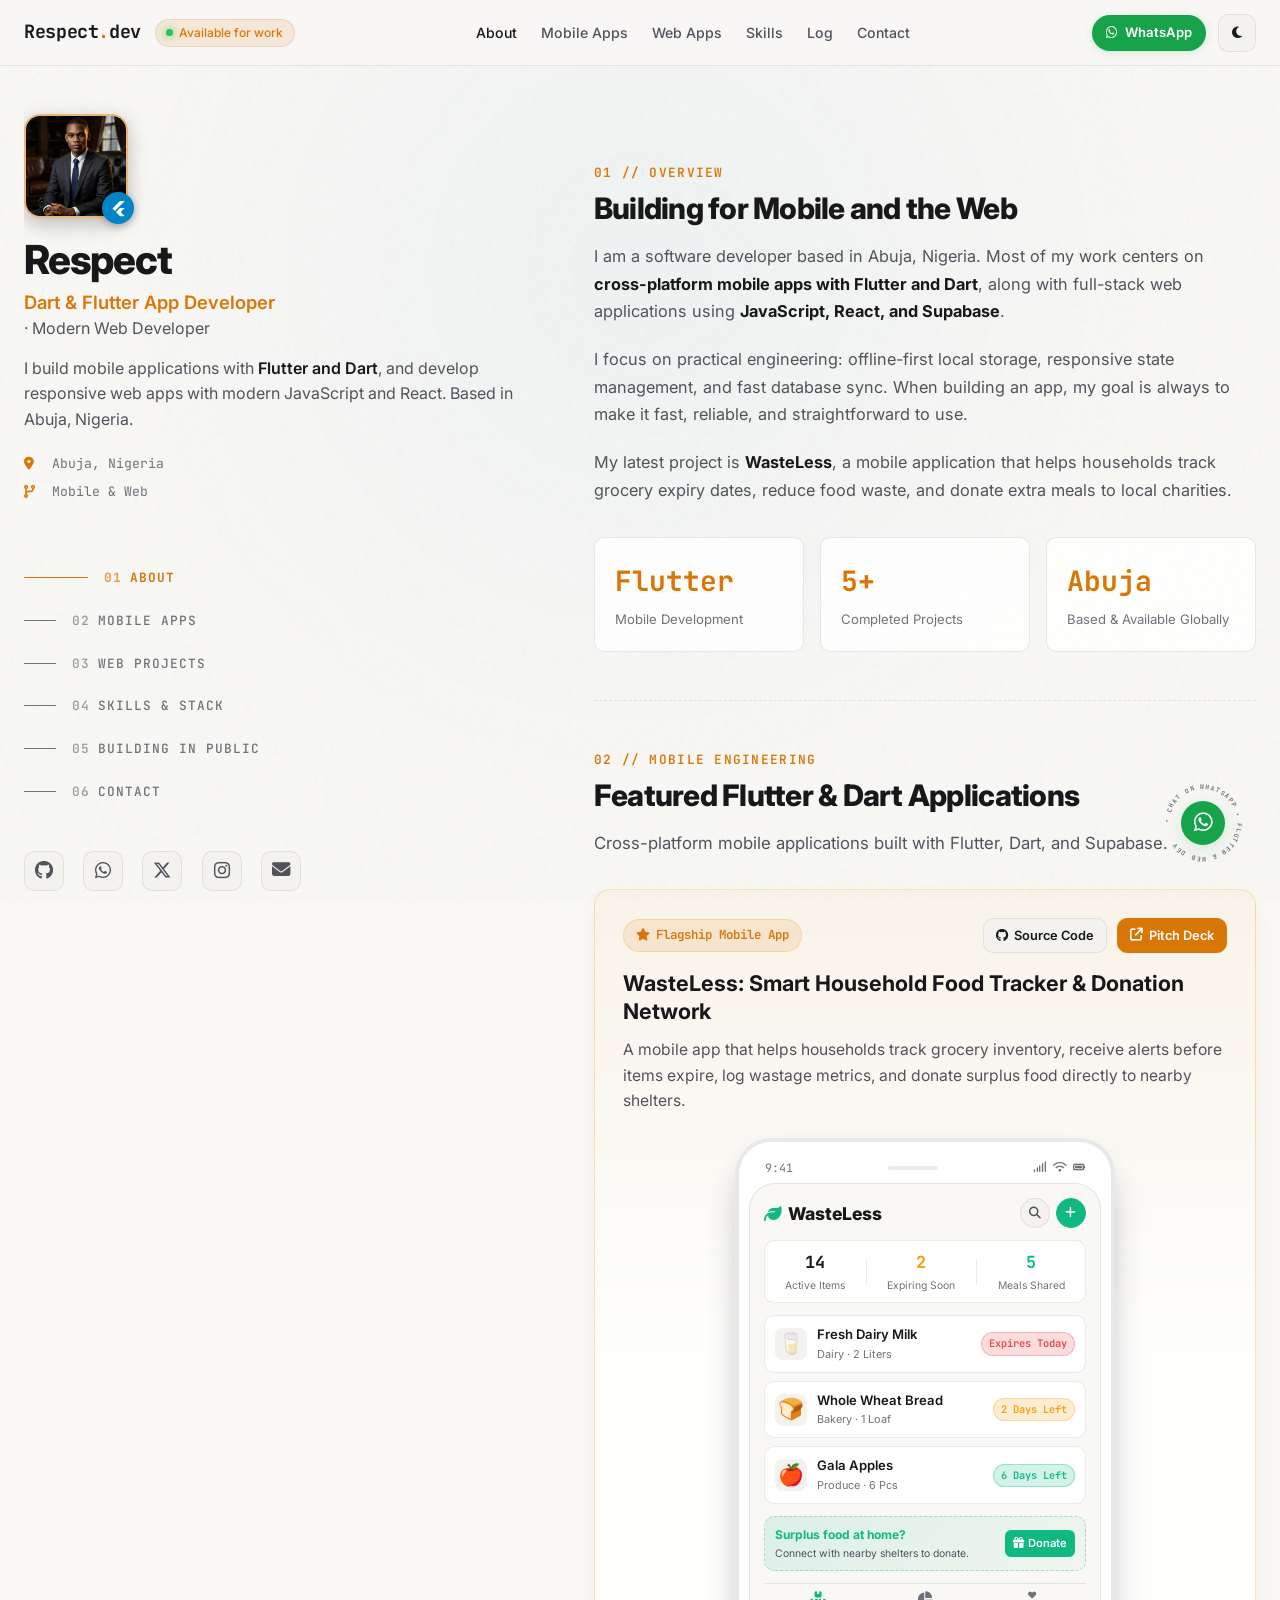
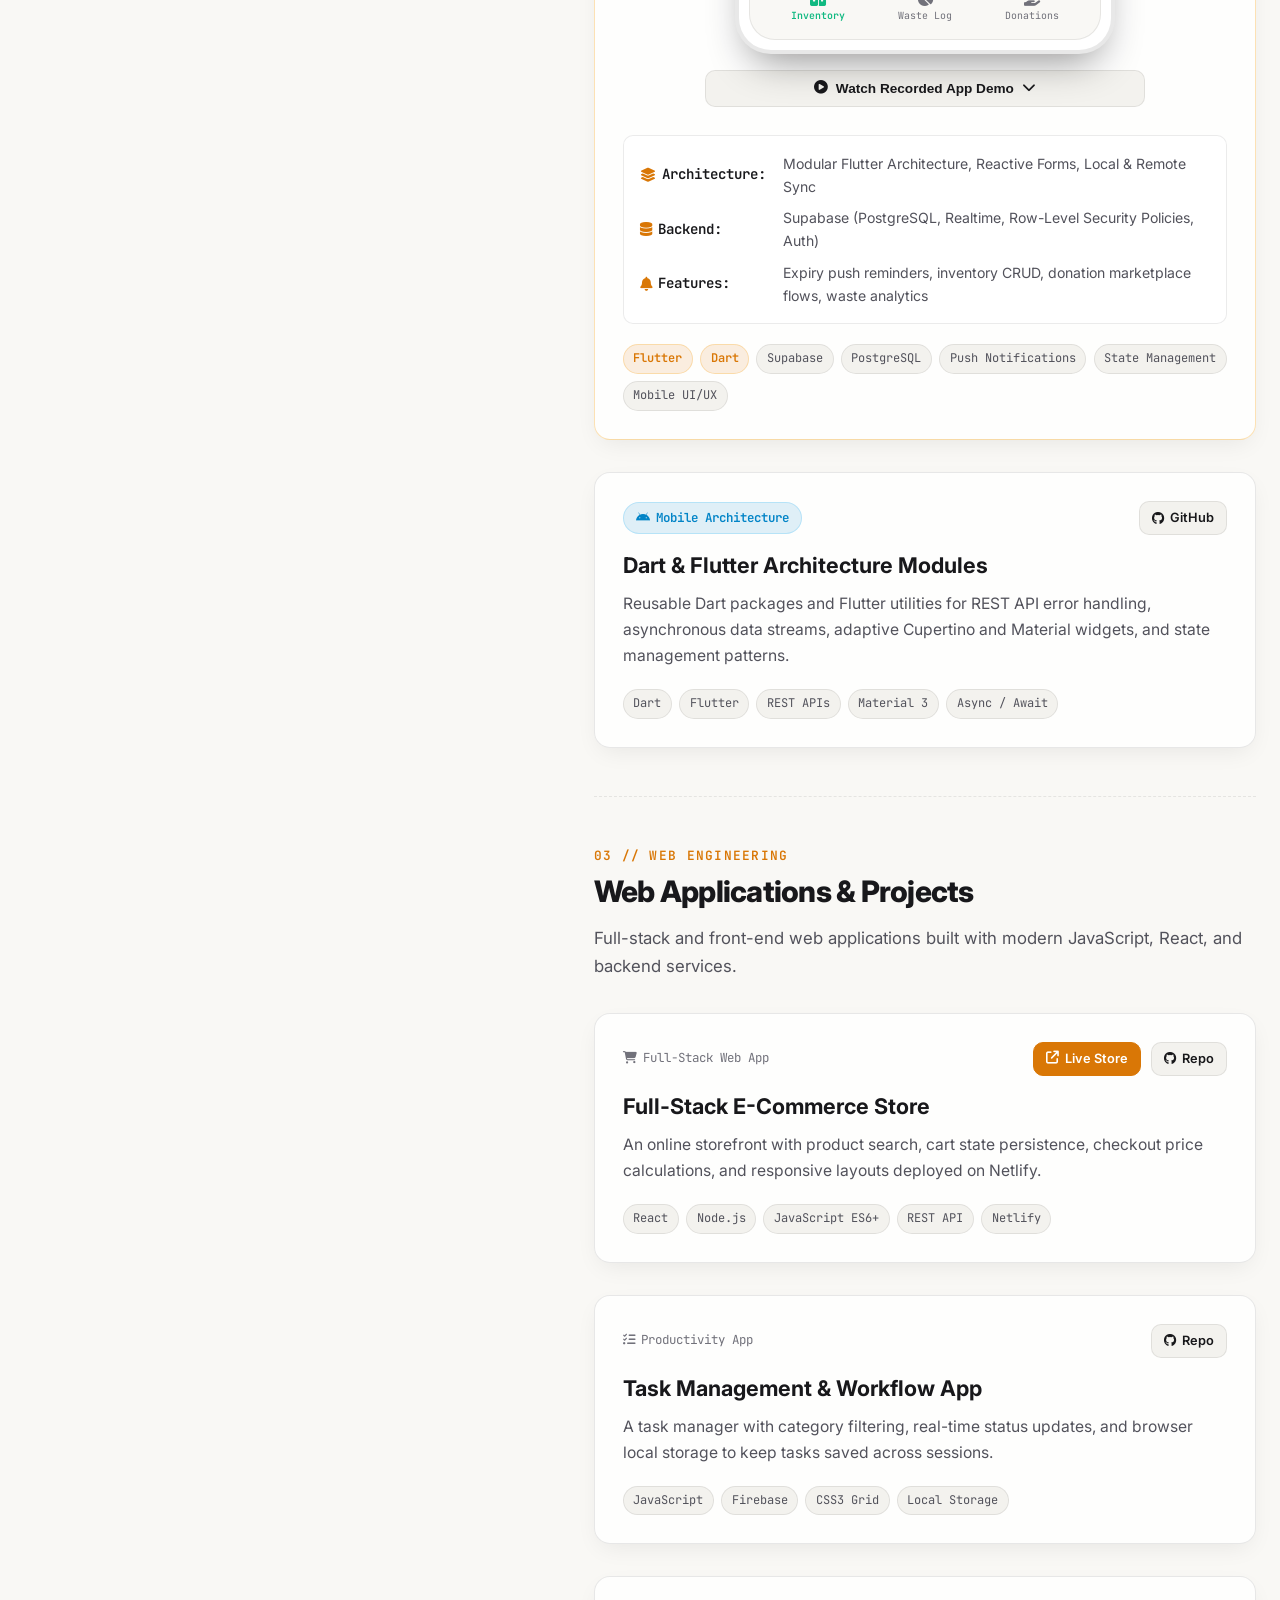
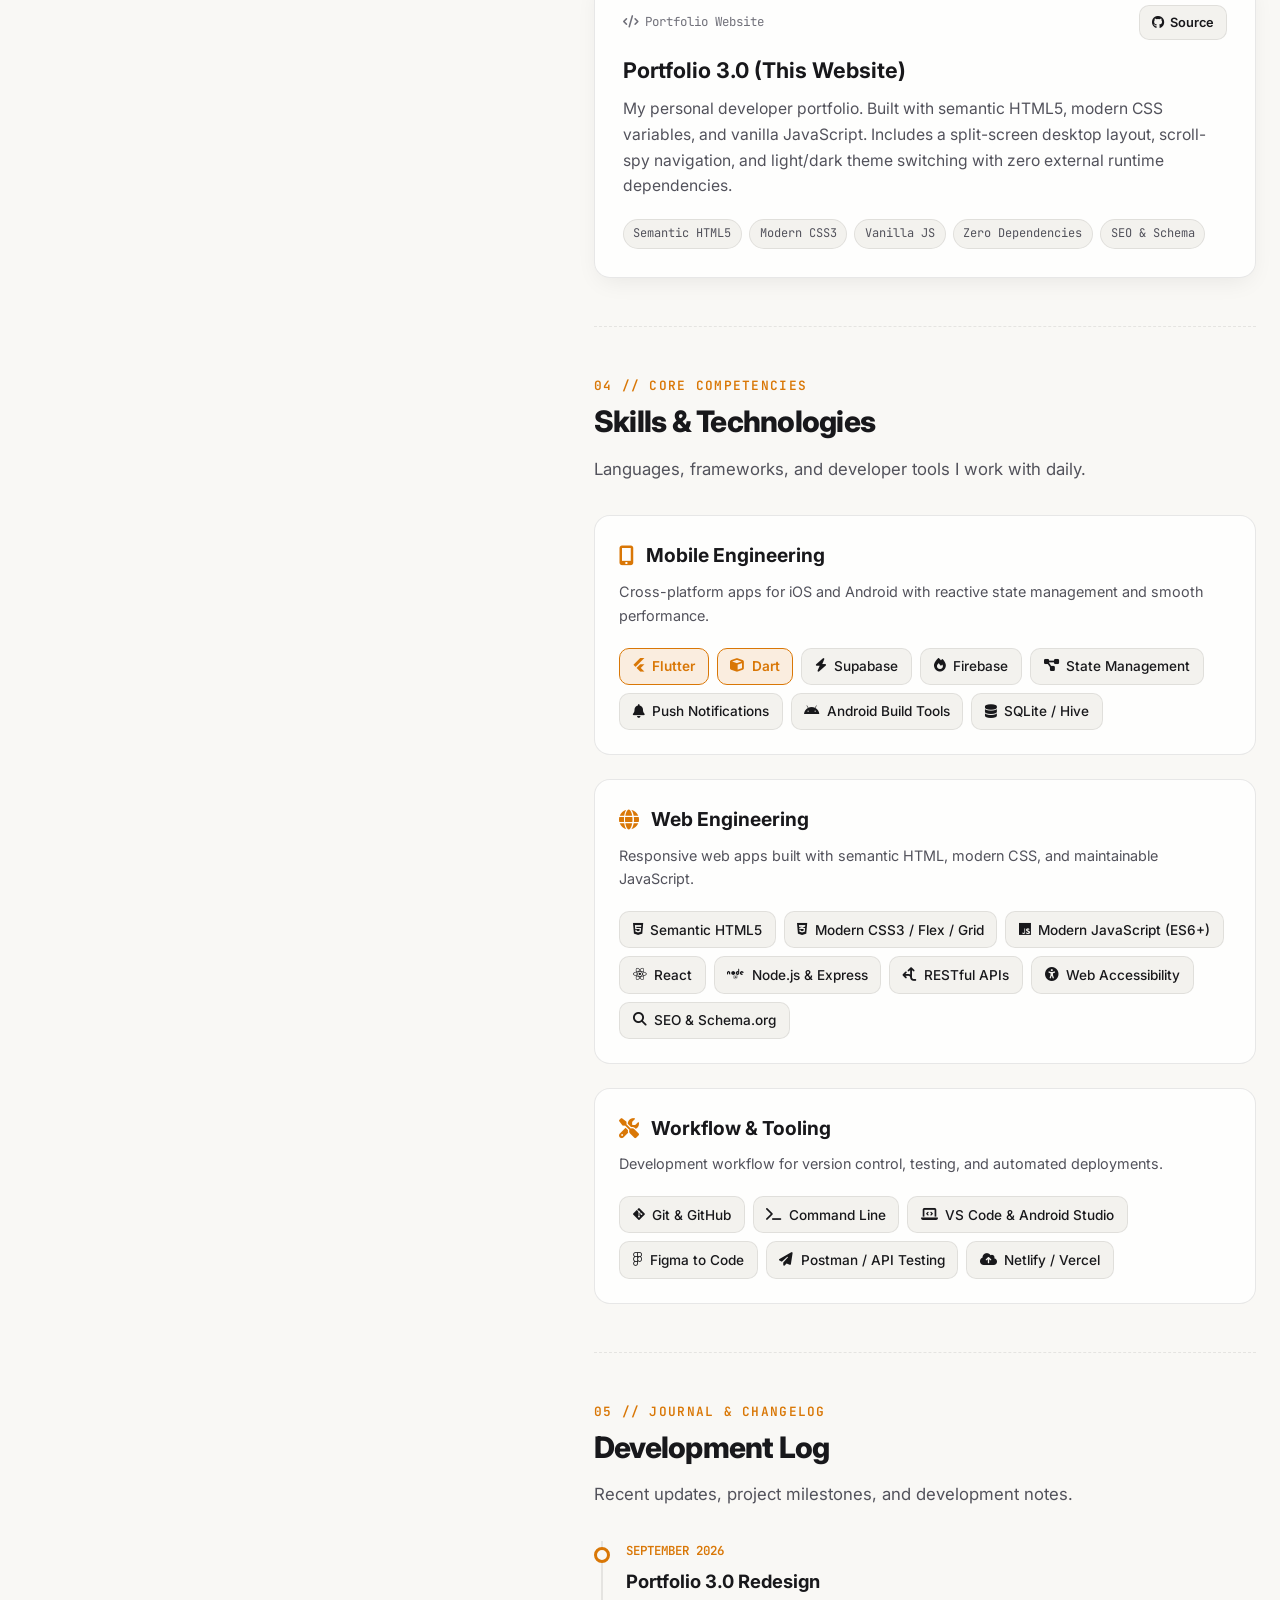
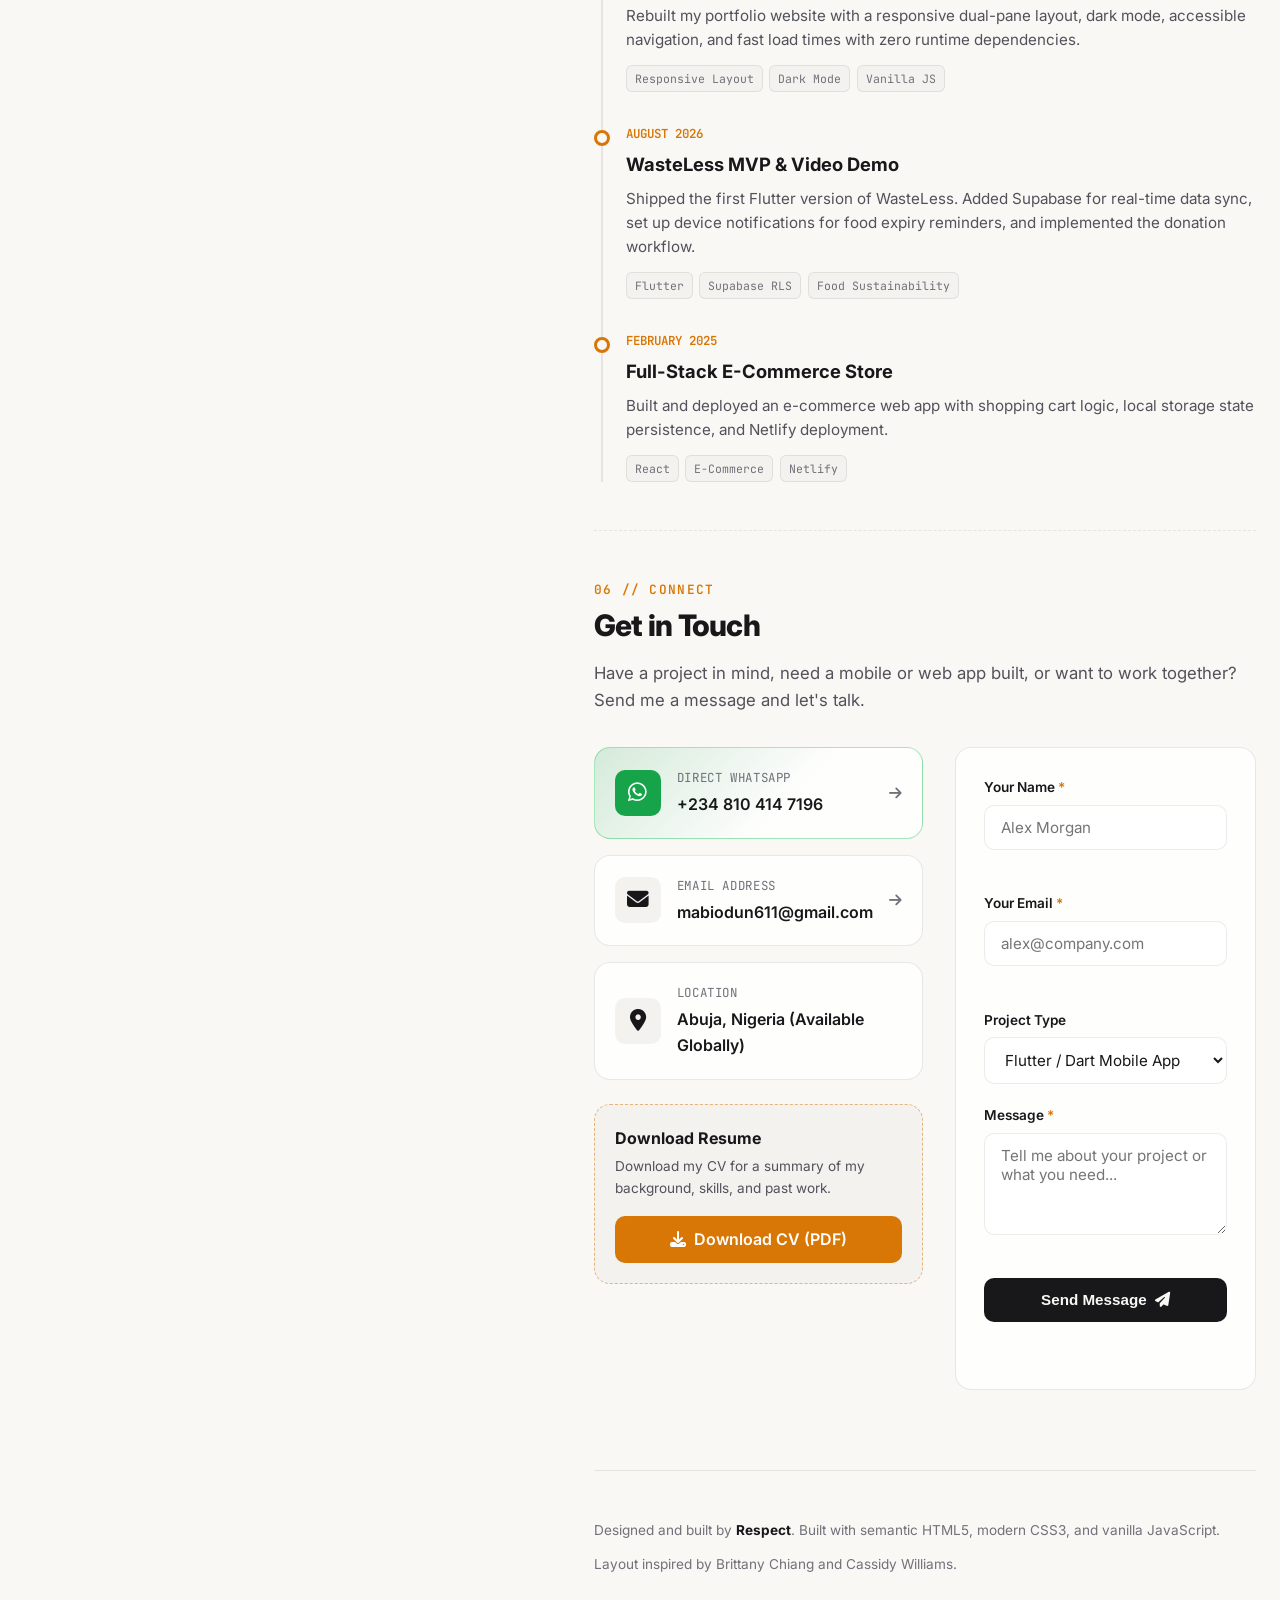
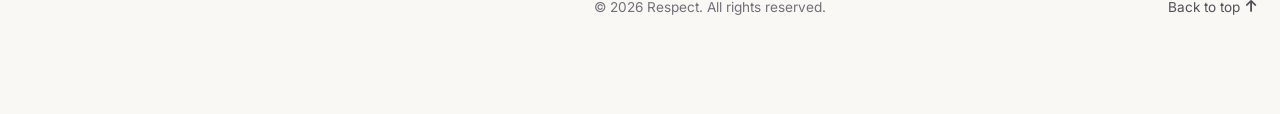
<file: index.html>
<!DOCTYPE html>
<html lang="en" data-theme="dark">
<head>
  <meta charset="UTF-8">
  <meta name="viewport" content="width=device-width, initial-scale=1.0">
  
  <!-- Primary SEO Meta Tags -->
  <title>Respect · Dart & Flutter App Developer · Web Developer</title>
  <meta name="title" content="Respect · Dart & Flutter App Developer · Web Developer">
  <meta name="description" content="Portfolio of Respect, a mobile and web developer based in Abuja, Nigeria. Building applications with Flutter, Dart, and modern web tools.">
  <meta name="keywords" content="Respect, Flutter Developer, Dart Developer, Mobile App Developer, Web Developer, Abuja Nigeria, Supabase, Firebase, React, JavaScript, Portfolio">
  <meta name="author" content="Respect">
  <link rel="canonical" href="https://respectai.github.io/" />

  <!-- Open Graph / Facebook -->
  <meta property="og:type" content="website">
  <meta property="og:url" content="https://respectai.github.io/">
  <meta property="og:title" content="Respect · Dart & Flutter App Developer · Web Developer">
  <meta property="og:description" content="Mobile and web applications by Respect, including WasteLess (Flutter) and full-stack web projects.">
  <meta property="og:image" content="https://respectai.github.io/og-image.png.png">

  <!-- Twitter -->
  <meta property="twitter:card" content="summary_large_image">
  <meta property="twitter:url" content="https://respectai.github.io/">
  <meta property="twitter:title" content="Respect · Dart & Flutter App Developer · Web Developer">
  <meta property="twitter:description" content="Mobile and web developer based in Abuja, Nigeria. Building with Flutter, Dart, React, and modern web tools.">
  <meta property="twitter:image" content="https://respectai.github.io/og-image.png.png">

  <!-- Google Fonts: Inter & JetBrains Mono for editorial tech precision -->
  <link rel="preconnect" href="https://fonts.googleapis.com">
  <link rel="preconnect" href="https://fonts.gstatic.com" crossorigin>
  <link href="https://fonts.googleapis.com/css2?family=Inter:wght@300;400;500;600;700;800&family=JetBrains+Mono:wght@400;500;600&display=swap" rel="stylesheet">
  
  <!-- Font Awesome -->
  <link rel="stylesheet" href="https://cdnjs.cloudflare.com/ajax/libs/font-awesome/6.5.1/css/all.min.css">
  <link rel="stylesheet" href="style.css">
  
  <!-- Structured Data: JSON-LD -->
  <script type="application/ld+json">
  {
    "@context": "https://schema.org",
    "@type": "Person",
    "name": "Respect",
    "url": "https://respectai.github.io/",
    "jobTitle": "Dart & Flutter Mobile App Developer · Web Developer",
    "address": {
      "@type": "PostalAddress",
      "addressLocality": "Abuja",
      "addressCountry": "NG"
    },
    "sameAs": [
      "https://github.com/RespectAi",
      "https://wa.me/2348104147196",
      "https://x.com/Respect10001",
      "https://www.instagram.com/respect_r9?igsh=MWJqMG12bWlmeGh0bw=="
    ]
  }
  </script>
</head>
<body>
  <!-- Ambient Cursor Glow Spotlight (Brittany Chiang style) -->
  <div class="cursor-spotlight" id="cursor-spotlight" aria-hidden="true"></div>

  <!-- Tactile Grain Overlay (Lynn Fisher style) -->
  <div class="tactile-grain" aria-hidden="true"></div>

  <!-- Top Navigation Bar (Cassidy Williams style: Zero-friction persistent access) -->
  <header class="top-nav-bar" id="top-nav">
    <div class="nav-wrapper">
      <a href="#about" class="nav-brand">
        <span class="brand-name">Respect<span class="brand-dot">.</span>dev</span>
        <span class="status-pill">
          <span class="status-dot"></span>
          <span>Available for work</span>
        </span>
      </a>

      <!-- Desktop & Tablet Quick Links -->
      <nav class="nav-links-desktop" aria-label="Main Navigation">
        <a href="#about" class="quick-link">About</a>
        <a href="#mobile-apps" class="quick-link">Mobile Apps</a>
        <a href="#web-projects" class="quick-link">Web Apps</a>
        <a href="#skills" class="quick-link">Skills</a>
        <a href="#logs" class="quick-link">Log</a>
        <a href="#contact" class="quick-link">Contact</a>
      </nav>

      <!-- Nav Actions: Direct WhatsApp CTA + Light/Dark Theme Switcher + Mobile Toggle -->
      <div class="nav-actions">
        <a href="https://wa.me/2348104147196?text=Hello%20Respect,%20I%20saw%20your%20portfolio%20and%20would%20like%20to%20connect!" 
           target="_blank" 
           rel="noopener noreferrer" 
           class="btn-nav-whatsapp" 
           title="Chat directly on WhatsApp">
          <i class="fab fa-whatsapp"></i>
          <span class="wa-text">WhatsApp</span>
        </a>

        <button id="theme-toggle" class="btn-theme-toggle" aria-label="Toggle light and dark theme">
          <i class="fas fa-sun icon-sun"></i>
          <i class="fas fa-moon icon-moon"></i>
        </button>

        <button id="mobile-menu-toggle" class="btn-mobile-toggle" aria-label="Toggle navigation menu" aria-expanded="false">
          <span class="bar"></span>
          <span class="bar"></span>
          <span class="bar"></span>
        </button>
      </div>
    </div>

    <!-- Mobile Drawer Menu -->
    <div class="mobile-drawer" id="mobile-drawer">
      <div class="mobile-drawer-inner">
        <a href="#about" class="mobile-link">01. About</a>
        <a href="#mobile-apps" class="mobile-link">02. Mobile Apps (Flutter)</a>
        <a href="#web-projects" class="mobile-link">03. Web Projects</a>
        <a href="#skills" class="mobile-link">04. Skills & Architecture</a>
        <a href="#logs" class="mobile-link">05. Building in Public</a>
        <a href="#contact" class="mobile-link">06. Contact & Resume</a>
        
        <div class="mobile-drawer-footer">
          <a href="Respect_CV.pdf" download class="btn-drawer-action">
            <i class="fas fa-file-arrow-down"></i> Download CV
          </a>
          <a href="https://wa.me/2348104147196" target="_blank" rel="noopener noreferrer" class="btn-drawer-action wa-action">
            <i class="fab fa-whatsapp"></i> Chat on WhatsApp
          </a>
        </div>
      </div>
    </div>
  </header>

  <!-- Dual-Pane Container (Brittany Chiang style on desktop) -->
  <div class="portfolio-container">
    <div class="split-layout">
      
      <!-- ====================================================
           LEFT PANE: Sticky Identity, Lee Rob Copy & Scroll-Spy
           ==================================================== -->
      <aside class="left-pane">
        <div class="left-pane-content">
          <div class="identity-block">
            <div class="profile-avatar-wrap">
              <img src="hero-profile.jpg" alt="Respect" class="profile-avatar" onerror="this.src='about-profile.jpg'">
              <div class="avatar-badge" title="Flutter Developer">
                <i class="fab fa-flutter"></i>
              </div>
            </div>

            <h1 class="dev-name">Respect</h1>
            <h2 class="dev-role">Dart & Flutter App Developer <br><span class="role-sub">· Modern Web Developer</span></h2>
            
            <p class="dev-bio">
              I build mobile applications with <strong>Flutter and Dart</strong>, and develop responsive web apps with modern JavaScript and React. Based in Abuja, Nigeria.
            </p>

            <div class="dev-meta">
              <span class="meta-item"><i class="fas fa-location-dot"></i> Abuja, Nigeria</span>
              <span class="meta-item"><i class="fas fa-code-branch"></i> Mobile & Web</span>
            </div>
          </div>

          <!-- Brittany Chiang Scroll-Spy Jump Navigation -->
          <nav class="scroll-spy-nav" aria-label="Section shortcuts">
            <ul class="nav-list">
              <li>
                <a href="#about" class="spy-link active" data-section="about">
                  <span class="nav-line"></span>
                  <span class="nav-index">01</span>
                  <span class="nav-label">About</span>
                </a>
              </li>
              <li>
                <a href="#mobile-apps" class="spy-link" data-section="mobile-apps">
                  <span class="nav-line"></span>
                  <span class="nav-index">02</span>
                  <span class="nav-label">Mobile Apps</span>
                </a>
              </li>
              <li>
                <a href="#web-projects" class="spy-link" data-section="web-projects">
                  <span class="nav-line"></span>
                  <span class="nav-index">03</span>
                  <span class="nav-label">Web Projects</span>
                </a>
              </li>
              <li>
                <a href="#skills" class="spy-link" data-section="skills">
                  <span class="nav-line"></span>
                  <span class="nav-index">04</span>
                  <span class="nav-label">Skills & Stack</span>
                </a>
              </li>
              <li>
                <a href="#logs" class="spy-link" data-section="logs">
                  <span class="nav-line"></span>
                  <span class="nav-index">05</span>
                  <span class="nav-label">Building in Public</span>
                </a>
              </li>
              <li>
                <a href="#contact" class="spy-link" data-section="contact">
                  <span class="nav-line"></span>
                  <span class="nav-index">06</span>
                  <span class="nav-label">Contact</span>
                </a>
              </li>
            </ul>
          </nav>

          <!-- Social Links Bar -->
          <div class="social-bar">
            <a href="https://github.com/RespectAi" target="_blank" rel="noopener noreferrer" class="social-icon" aria-label="GitHub">
              <i class="fab fa-github"></i>
            </a>
            <a href="https://wa.me/2348104147196" target="_blank" rel="noopener noreferrer" class="social-icon" aria-label="WhatsApp">
              <i class="fab fa-whatsapp"></i>
            </a>
            <a href="https://x.com/Respect10001" target="_blank" rel="noopener noreferrer" class="social-icon" aria-label="X / Twitter">
              <i class="fab fa-x-twitter"></i>
            </a>
            <a href="https://www.instagram.com/respect_r9?igsh=MWJqMG12bWlmeGh0bw==" target="_blank" rel="noopener noreferrer" class="social-icon" aria-label="Instagram">
              <i class="fab fa-instagram"></i>
            </a>
            <a href="mailto:mabiodun611@gmail.com" class="social-icon" aria-label="Email">
              <i class="fas fa-envelope"></i>
            </a>
          </div>
        </div>
      </aside>

      <!-- ====================================================
           RIGHT PANE: Scrollable Sections Stream
           ==================================================== -->
      <main class="right-pane" id="main-content">
        
        <!-- SECTION 01: ABOUT (Lee Robinson write-up tone) -->
        <section id="about" class="content-section" data-spy>
          <div class="section-badge">01 // Overview</div>
          <h2 class="section-heading">Building for Mobile and the Web</h2>
          
          <div class="rich-text">
            <p>
              I am a software developer based in Abuja, Nigeria. Most of my work centers on <strong>cross-platform mobile apps with Flutter and Dart</strong>, along with full-stack web applications using <strong>JavaScript, React, and Supabase</strong>.
            </p>
            <p>
              I focus on practical engineering: offline-first local storage, responsive state management, and fast database sync. When building an app, my goal is always to make it fast, reliable, and straightforward to use.
            </p>
            <p>
              My latest project is <strong>WasteLess</strong>, a mobile application that helps households track grocery expiry dates, reduce food waste, and donate extra meals to local charities.
            </p>
          </div>

          <!-- Quick Metrics Cards -->
          <div class="stats-row">
            <div class="stat-card">
              <span class="stat-number">Flutter</span>
              <span class="stat-desc">Mobile Development</span>
            </div>
            <div class="stat-card">
              <span class="stat-number">5+</span>
              <span class="stat-desc">Completed Projects</span>
            </div>
            <div class="stat-card">
              <span class="stat-number">Abuja</span>
              <span class="stat-desc">Based & Available Globally</span>
            </div>
          </div>
        </section>

        <!-- SECTION 02: FEATURED MOBILE APPS (Dart & Flutter) -->
        <section id="mobile-apps" class="content-section" data-spy>
          <div class="section-badge">02 // Mobile Engineering</div>
          <h2 class="section-heading">Featured Flutter & Dart Applications</h2>
          <p class="section-intro">Cross-platform mobile applications built with Flutter, Dart, and Supabase.</p>

          <div class="project-cards-list">
            
            <!-- FLAGSHIP APP: WasteLess -->
            <article class="featured-card flagship-card">
              <div class="flagship-top">
                <div class="flagship-badge">
                  <i class="fas fa-star"></i> Flagship Mobile App
                </div>
                <div class="flagship-links">
                  <a href="https://github.com/RespectAi/Final-Project-" target="_blank" rel="noopener noreferrer" class="link-chip" title="View GitHub Repo">
                    <i class="fab fa-github"></i> Source Code
                  </a>
                  <a href="https://wasteless-smart-househol-52lytur.gamma.site/" target="_blank" rel="noopener noreferrer" class="link-chip highlight" title="View Pitch Deck">
                    <i class="fas fa-arrow-up-right-from-square"></i> Pitch Deck
                  </a>
                </div>
              </div>

              <h3 class="project-title">WasteLess: Smart Household Food Tracker & Donation Network</h3>
              
              <p class="project-description">
                A mobile app that helps households track grocery inventory, receive alerts before items expire, log wastage metrics, and donate surplus food directly to nearby shelters.
              </p>

              <!-- WasteLess Flutter App Interface Showcase -->
              <div class="flutter-phone-showcase">
                <div class="phone-mockup-frame">
                  <!-- Phone Top Notch & Status Bar -->
                  <div class="phone-status-bar">
                    <span class="phone-time">9:41</span>
                    <div class="phone-speaker-notch"></div>
                    <div class="phone-status-icons">
                      <i class="fas fa-signal"></i>
                      <i class="fas fa-wifi"></i>
                      <i class="fas fa-battery-full"></i>
                    </div>
                  </div>

                  <!-- In-App Flutter UI -->
                  <div class="phone-app-screen">
                    <div class="app-header-bar">
                      <div class="app-brand-title">
                        <i class="fas fa-leaf app-leaf-icon"></i>
                        <span>WasteLess</span>
                      </div>
                      <div class="app-header-actions">
                        <span class="app-icon-btn" title="Search Inventory"><i class="fas fa-search"></i></span>
                        <span class="app-icon-btn plus" title="Add Food Item"><i class="fas fa-plus"></i></span>
                      </div>
                    </div>

                    <!-- App Impact Banner -->
                    <div class="app-impact-strip">
                      <div class="impact-stat">
                        <span class="stat-val">14</span>
                        <span class="stat-lbl">Active Items</span>
                      </div>
                      <div class="impact-divider"></div>
                      <div class="impact-stat warning">
                        <span class="stat-val">2</span>
                        <span class="stat-lbl">Expiring Soon</span>
                      </div>
                      <div class="impact-divider"></div>
                      <div class="impact-stat success">
                        <span class="stat-val">5</span>
                        <span class="stat-lbl">Meals Shared</span>
                      </div>
                    </div>

                    <!-- Live Inventory Feed -->
                    <div class="app-inventory-list">
                      <div class="app-item-card urgent">
                        <div class="item-emoji">🥛</div>
                        <div class="item-details">
                          <div class="item-name">Fresh Dairy Milk</div>
                          <div class="item-cat">Dairy · 2 Liters</div>
                        </div>
                        <span class="expiry-pill urgent">Expires Today</span>
                      </div>

                      <div class="app-item-card warning">
                        <div class="item-emoji">🍞</div>
                        <div class="item-details">
                          <div class="item-name">Whole Wheat Bread</div>
                          <div class="item-cat">Bakery · 1 Loaf</div>
                        </div>
                        <span class="expiry-pill warning">2 Days Left</span>
                      </div>

                      <div class="app-item-card good">
                        <div class="item-emoji">🍎</div>
                        <div class="item-details">
                          <div class="item-name">Gala Apples</div>
                          <div class="item-cat">Produce · 6 Pcs</div>
                        </div>
                        <span class="expiry-pill good">6 Days Left</span>
                      </div>
                    </div>

                    <!-- Quick Donate Action Bar -->
                    <div class="app-donate-banner">
                      <div class="donate-text">
                        <strong>Surplus food at home?</strong>
                        <span>Connect with nearby shelters to donate.</span>
                      </div>
                      <span class="btn-donate-quick"><i class="fas fa-gift"></i> Donate</span>
                    </div>

                    <!-- Flutter Bottom Navigation Bar -->
                    <div class="app-bottom-tabs">
                      <div class="app-tab active">
                        <i class="fas fa-boxes-stacked"></i>
                        <span>Inventory</span>
                      </div>
                      <div class="app-tab">
                        <i class="fas fa-chart-pie"></i>
                        <span>Waste Log</span>
                      </div>
                      <div class="app-tab">
                        <i class="fas fa-hand-holding-heart"></i>
                        <span>Donations</span>
                      </div>
                    </div>
                  </div>
                </div>

                <!-- Video Walkthrough Dropdown / Player -->
                <div class="video-accordion-box">
                  <button type="button" class="btn-toggle-video" id="toggle-video-btn" aria-expanded="false">
                    <i class="fas fa-circle-play"></i>
                    <span>Watch Recorded App Demo</span>
                    <i class="fas fa-chevron-down chevron-icon"></i>
                  </button>
                  <div class="video-collapse-content" id="video-collapse">
                    <video class="showcase-video" controls preload="metadata" playsinline>
                      <source src="wasteless-demo.mp4" type="video/mp4">
                    </video>
                  </div>
                </div>
              </div>

              <div class="architecture-highlights">
                <div class="arch-item">
                  <span class="arch-label"><i class="fas fa-layer-group"></i> Architecture:</span>
                  <span>Modular Flutter Architecture, Reactive Forms, Local & Remote Sync</span>
                </div>
                <div class="arch-item">
                  <span class="arch-label"><i class="fas fa-database"></i> Backend:</span>
                  <span>Supabase (PostgreSQL, Realtime, Row-Level Security Policies, Auth)</span>
                </div>
                <div class="arch-item">
                  <span class="arch-label"><i class="fas fa-bell"></i> Features:</span>
                  <span>Expiry push reminders, inventory CRUD, donation marketplace flows, waste analytics</span>
                </div>
              </div>

              <div class="tag-row">
                <span class="tech-tag tag-primary">Flutter</span>
                <span class="tech-tag tag-primary">Dart</span>
                <span class="tech-tag">Supabase</span>
                <span class="tech-tag">PostgreSQL</span>
                <span class="tech-tag">Push Notifications</span>
                <span class="tech-tag">State Management</span>
                <span class="tech-tag">Mobile UI/UX</span>
              </div>
            </article>

            <!-- SECONDARY MOBILE HIGHLIGHT -->
            <article class="featured-card">
              <div class="flagship-top">
                <div class="flagship-badge neutral">
                  <i class="fab fa-android"></i> Mobile Architecture
                </div>
                <div class="flagship-links">
                  <a href="https://github.com/RespectAi" target="_blank" rel="noopener noreferrer" class="link-chip">
                    <i class="fab fa-github"></i> GitHub
                  </a>
                </div>
              </div>

              <h3 class="project-title">Dart & Flutter Architecture Modules</h3>
              <p class="project-description">
                Reusable Dart packages and Flutter utilities for REST API error handling, asynchronous data streams, adaptive Cupertino and Material widgets, and state management patterns.
              </p>

              <div class="tag-row">
                <span class="tech-tag">Dart</span>
                <span class="tech-tag">Flutter</span>
                <span class="tech-tag">REST APIs</span>
                <span class="tech-tag">Material 3</span>
                <span class="tech-tag">Async / Await</span>
              </div>
            </article>

          </div>
        </section>

        <!-- SECTION 03: FEATURED WEB PROJECTS -->
        <section id="web-projects" class="content-section" data-spy>
          <div class="section-badge">03 // Web Engineering</div>
          <h2 class="section-heading">Web Applications & Projects</h2>
          <p class="section-intro">Full-stack and front-end web applications built with modern JavaScript, React, and backend services.</p>

          <div class="project-cards-list">
            
            <!-- WEB PROJECT 1: E-Commerce -->
            <article class="featured-card">
              <div class="flagship-top">
                <span class="project-type"><i class="fas fa-cart-shopping"></i> Full-Stack Web App</span>
                <div class="flagship-links">
                  <a href="https://grand-figolla-b1a8ae.netlify.app/" target="_blank" rel="noopener noreferrer" class="link-chip highlight">
                    <i class="fas fa-arrow-up-right-from-square"></i> Live Store
                  </a>
                  <a href="https://github.com/RespectAi/feb-2025-final-project-and-deployment-RespectAi" target="_blank" rel="noopener noreferrer" class="link-chip">
                    <i class="fab fa-github"></i> Repo
                  </a>
                </div>
              </div>

              <h3 class="project-title">Full-Stack E-Commerce Store</h3>
              <p class="project-description">
                An online storefront with product search, cart state persistence, checkout price calculations, and responsive layouts deployed on Netlify.
              </p>

              <div class="tag-row">
                <span class="tech-tag">React</span>
                <span class="tech-tag">Node.js</span>
                <span class="tech-tag">JavaScript ES6+</span>
                <span class="tech-tag">REST API</span>
                <span class="tech-tag">Netlify</span>
              </div>
            </article>

            <!-- WEB PROJECT 2: Task Management -->
            <article class="featured-card">
              <div class="flagship-top">
                <span class="project-type"><i class="fas fa-list-check"></i> Productivity App</span>
                <div class="flagship-links">
                  <a href="https://github.com/RespectAi" target="_blank" rel="noopener noreferrer" class="link-chip">
                    <i class="fab fa-github"></i> Repo
                  </a>
                </div>
              </div>

              <h3 class="project-title">Task Management & Workflow App</h3>
              <p class="project-description">
                A task manager with category filtering, real-time status updates, and browser local storage to keep tasks saved across sessions.
              </p>

              <div class="tag-row">
                <span class="tech-tag">JavaScript</span>
                <span class="tech-tag">Firebase</span>
                <span class="tech-tag">CSS3 Grid</span>
                <span class="tech-tag">Local Storage</span>
              </div>
            </article>

            <!-- WEB PROJECT 3: Portfolio 3.0 -->
            <article class="featured-card">
              <div class="flagship-top">
                <span class="project-type"><i class="fas fa-code"></i> Portfolio Website</span>
                <div class="flagship-links">
                  <a href="https://github.com/RespectAi/RespectAi.github.io" target="_blank" rel="noopener noreferrer" class="link-chip">
                    <i class="fab fa-github"></i> Source
                  </a>
                </div>
              </div>

              <h3 class="project-title">Portfolio 3.0 (This Website)</h3>
              <p class="project-description">
                My personal developer portfolio. Built with semantic HTML5, modern CSS variables, and vanilla JavaScript. Includes a split-screen desktop layout, scroll-spy navigation, and light/dark theme switching with zero external runtime dependencies.
              </p>

              <div class="tag-row">
                <span class="tech-tag">Semantic HTML5</span>
                <span class="tech-tag">Modern CSS3</span>
                <span class="tech-tag">Vanilla JS</span>
                <span class="tech-tag">Zero Dependencies</span>
                <span class="tech-tag">SEO & Schema</span>
              </div>
            </article>

          </div>
        </section>

        <!-- SECTION 04: SKILLS & ARCHITECTURE MATRIX -->
        <section id="skills" class="content-section" data-spy>
          <div class="section-badge">04 // Core Competencies</div>
          <h2 class="section-heading">Skills & Technologies</h2>
          <p class="section-intro">Languages, frameworks, and developer tools I work with daily.</p>

          <div class="skills-matrix">
            
            <div class="skill-category-card">
              <div class="skill-cat-header">
                <i class="fas fa-mobile-screen-button cat-icon"></i>
                <h3>Mobile Engineering</h3>
              </div>
              <p class="cat-summary">Cross-platform apps for iOS and Android with reactive state management and smooth performance.</p>
              <ul class="skill-pill-list">
                <li class="skill-pill primary"><i class="fab fa-flutter"></i> Flutter</li>
                <li class="skill-pill primary"><i class="fas fa-cube"></i> Dart</li>
                <li class="skill-pill"><i class="fas fa-bolt"></i> Supabase</li>
                <li class="skill-pill"><i class="fas fa-fire"></i> Firebase</li>
                <li class="skill-pill"><i class="fas fa-diagram-project"></i> State Management</li>
                <li class="skill-pill"><i class="fas fa-bell"></i> Push Notifications</li>
                <li class="skill-pill"><i class="fab fa-android"></i> Android Build Tools</li>
                <li class="skill-pill"><i class="fas fa-database"></i> SQLite / Hive</li>
              </ul>
            </div>

            <div class="skill-category-card">
              <div class="skill-cat-header">
                <i class="fas fa-globe cat-icon"></i>
                <h3>Web Engineering</h3>
              </div>
              <p class="cat-summary">Responsive web apps built with semantic HTML, modern CSS, and maintainable JavaScript.</p>
              <ul class="skill-pill-list">
                <li class="skill-pill"><i class="fab fa-html5"></i> Semantic HTML5</li>
                <li class="skill-pill"><i class="fab fa-css3-alt"></i> Modern CSS3 / Flex / Grid</li>
                <li class="skill-pill"><i class="fab fa-js"></i> Modern JavaScript (ES6+)</li>
                <li class="skill-pill"><i class="fab fa-react"></i> React</li>
                <li class="skill-pill"><i class="fab fa-node"></i> Node.js & Express</li>
                <li class="skill-pill"><i class="fas fa-arrows-split-up-and-left"></i> RESTful APIs</li>
                <li class="skill-pill"><i class="fas fa-universal-access"></i> Web Accessibility</li>
                <li class="skill-pill"><i class="fas fa-magnifying-glass"></i> SEO & Schema.org</li>
              </ul>
            </div>

            <div class="skill-category-card">
              <div class="skill-cat-header">
                <i class="fas fa-screwdriver-wrench cat-icon"></i>
                <h3>Workflow & Tooling</h3>
              </div>
              <p class="cat-summary">Development workflow for version control, testing, and automated deployments.</p>
              <ul class="skill-pill-list">
                <li class="skill-pill"><i class="fab fa-git-alt"></i> Git & GitHub</li>
                <li class="skill-pill"><i class="fas fa-terminal"></i> Command Line</li>
                <li class="skill-pill"><i class="fas fa-laptop-code"></i> VS Code & Android Studio</li>
                <li class="skill-pill"><i class="fab fa-figma"></i> Figma to Code</li>
                <li class="skill-pill"><i class="fas fa-paper-plane"></i> Postman / API Testing</li>
                <li class="skill-pill"><i class="fas fa-cloud-arrow-up"></i> Netlify / Vercel</li>
              </ul>
            </div>

          </div>
        </section>

        <!-- SECTION 05: BUILDING IN PUBLIC / DIARY LOGS -->
        <section id="logs" class="content-section" data-spy>
          <div class="section-badge">05 // Journal & Changelog</div>
          <h2 class="section-heading">Development Log</h2>
          <p class="section-intro">Recent updates, project milestones, and development notes.</p>

          <div class="timeline-feed">
            
            <div class="timeline-entry">
              <div class="timeline-date">September 2026</div>
              <div class="timeline-marker"></div>
              <div class="timeline-body">
                <h3 class="timeline-title">Portfolio 3.0 Redesign</h3>
                <p>
                  Rebuilt my portfolio website with a responsive dual-pane layout, dark mode, accessible navigation, and fast load times with zero runtime dependencies.
                </p>
                <div class="timeline-tags">
                  <span>Responsive Layout</span>
                  <span>Dark Mode</span>
                  <span>Vanilla JS</span>
                </div>
              </div>
            </div>

            <div class="timeline-entry">
              <div class="timeline-date">August 2026</div>
              <div class="timeline-marker"></div>
              <div class="timeline-body">
                <h3 class="timeline-title">WasteLess MVP & Video Demo</h3>
                <p>
                  Shipped the first Flutter version of WasteLess. Added Supabase for real-time data sync, set up device notifications for food expiry reminders, and implemented the donation workflow.
                </p>
                <div class="timeline-tags">
                  <span>Flutter</span>
                  <span>Supabase RLS</span>
                  <span>Food Sustainability</span>
                </div>
              </div>
            </div>

            <div class="timeline-entry">
              <div class="timeline-date">February 2025</div>
              <div class="timeline-marker"></div>
              <div class="timeline-body">
                <h3 class="timeline-title">Full-Stack E-Commerce Store</h3>
                <p>
                  Built and deployed an e-commerce web app with shopping cart logic, local storage state persistence, and Netlify deployment.
                </p>
                <div class="timeline-tags">
                  <span>React</span>
                  <span>E-Commerce</span>
                  <span>Netlify</span>
                </div>
              </div>
            </div>

          </div>
        </section>

        <!-- SECTION 06: GET IN TOUCH & DIRECT WHATSAPP -->
        <section id="contact" class="content-section" data-spy>
          <div class="section-badge">06 // Connect</div>
          <h2 class="section-heading">Get in Touch</h2>
          <p class="section-intro">
            Have a project in mind, need a mobile or web app built, or want to work together? Send me a message and let's talk.
          </p>

          <div class="contact-grid">
            
            <!-- Quick Contact Channels -->
            <div class="contact-channels">
              
              <!-- DIRECT WHATSAPP HIGHLIGHT CARD -->
              <a href="https://wa.me/2348104147196?text=Hello%20Respect,%20I%20saw%20your%20portfolio%20and%20would%20like%20to%20discuss%20a%20project!" 
                 target="_blank" 
                 rel="noopener noreferrer" 
                 class="channel-card channel-whatsapp">
                <div class="channel-icon-wrap">
                  <i class="fab fa-whatsapp"></i>
                </div>
                <div class="channel-details">
                  <span class="channel-label">Direct WhatsApp</span>
                  <span class="channel-value">+234 810 414 7196</span>
                </div>
                <i class="fas fa-arrow-right channel-arrow"></i>
              </a>

              <a href="mailto:mabiodun611@gmail.com" class="channel-card">
                <div class="channel-icon-wrap">
                  <i class="fas fa-envelope"></i>
                </div>
                <div class="channel-details">
                  <span class="channel-label">Email Address</span>
                  <span class="channel-value">mabiodun611@gmail.com</span>
                </div>
                <i class="fas fa-arrow-right channel-arrow"></i>
              </a>

              <div class="channel-card no-hover">
                <div class="channel-icon-wrap">
                  <i class="fas fa-location-dot"></i>
                </div>
                <div class="channel-details">
                  <span class="channel-label">Location</span>
                  <span class="channel-value">Abuja, Nigeria (Available Globally)</span>
                </div>
              </div>

              <div class="cv-download-box">
                <div class="cv-info">
                  <h4>Download Resume</h4>
                  <p>Download my CV for a summary of my background, skills, and past work.</p>
                </div>
                <a href="Respect_CV.pdf" download class="btn-cv-download">
                  <i class="fas fa-download"></i> Download CV (PDF)
                </a>
              </div>

            </div>

            <!-- Interactive Message Form -->
            <div class="contact-form-box">
              <form id="contact-form" class="contact-form" novalidate>
                <div class="form-group">
                  <label for="form-name">Your Name <span class="req">*</span></label>
                  <input type="text" id="form-name" name="name" placeholder="Alex Morgan" required>
                  <span class="field-error" id="name-error"></span>
                </div>

                <div class="form-group">
                  <label for="form-email">Your Email <span class="req">*</span></label>
                  <input type="email" id="form-email" name="email" placeholder="alex@company.com" required>
                  <span class="field-error" id="email-error"></span>
                </div>

                <div class="form-group">
                  <label for="form-project-type">Project Type</label>
                  <select id="form-project-type" name="projectType">
                    <option value="flutter-mobile">Flutter / Dart Mobile App</option>
                    <option value="web-app">Full-Stack / Modern Web Application</option>
                    <option value="consulting">Code Review / Consulting</option>
                    <option value="other">Other Inquiry</option>
                  </select>
                </div>

                <div class="form-group">
                  <label for="form-message">Message <span class="req">*</span></label>
                  <textarea id="form-message" name="message" rows="4" placeholder="Tell me about your project or what you need..." required></textarea>
                  <span class="field-error" id="message-error"></span>
                </div>

                <button type="submit" class="btn-submit-message" id="btn-submit">
                  <span>Send Message</span>
                  <i class="fas fa-paper-plane"></i>
                </button>

                <div id="form-status" class="form-status" aria-live="polite"></div>
              </form>
            </div>

          </div>
        </section>

        <!-- FOOTER -->
        <footer class="site-footer">
          <div class="footer-inner">
            <p class="footer-copy">
              Designed and built by <strong>Respect</strong>. Built with semantic HTML5, modern CSS3, and vanilla JavaScript.
            </p>
            <p class="footer-tribute">
              Layout inspired by Brittany Chiang and Cassidy Williams.
            </p>
            <div class="footer-meta">
              <span>&copy; 2026 Respect. All rights reserved.</span>
              <a href="#top-nav" class="back-to-top-link">Back to top <i class="fas fa-arrow-up"></i></a>
            </div>
          </div>
        </footer>

      </main>

    </div>
  </div>

  <!-- ====================================================
       ROTATING BOTTOM-RIGHT EASTER EGG (Doctor Who/Brittany Chiang style)
       Continuously rotates; click directly launches WhatsApp!
       ==================================================== -->
  <aside class="floating-rotating-widget" id="floating-widget">
    <a href="https://wa.me/2348104147196?text=Hello%20Respect,%20I'm%20reaching%20out%20from%20your%20portfolio%20website!" 
       target="_blank" 
       rel="noopener noreferrer" 
       class="rotating-link" 
       aria-label="Direct WhatsApp Contact - Click to chat" 
       title="Direct WhatsApp Chat with Respect">
      <div class="rotating-ring">
        <svg viewBox="0 0 120 120" class="rotating-text-svg">
          <path id="circlePath" d="M 60, 60 m -45, 0 a 45,45 0 1,1 90,0 a 45,45 0 1,1 -90,0" fill="none" />
          <text class="ring-text">
            <textPath href="#circlePath" startOffset="0%">
              • CHAT ON WHATSAPP • FLUTTER &amp; WEB DEV 
            </textPath>
          </text>
        </svg>
      </div>
      <div class="rotating-center-icon">
        <i class="fab fa-whatsapp wa-icon-center"></i>
      </div>
      <div class="widget-tooltip">
        <span>Instant Chat</span>
      </div>
    </a>
  </aside>

  <!-- Scripts -->
  <script src="script.js"></script>
</body>
</html>
</file>
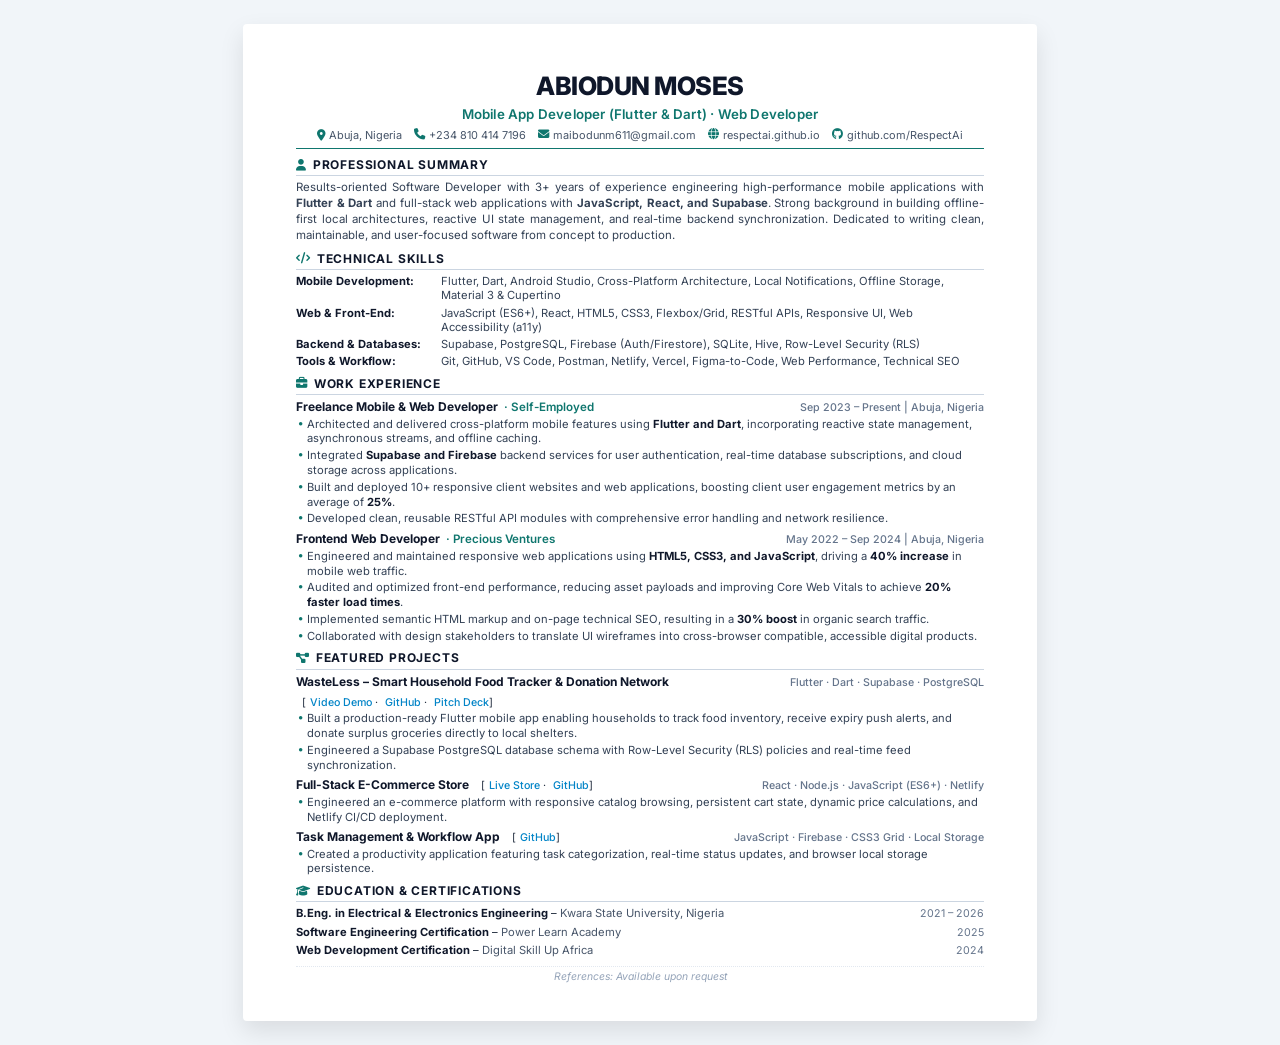
<file: cv-template.html>
<!DOCTYPE html>
<html lang="en">
<head>
  <meta charset="UTF-8">
  <title>Abiodun Moses — CV</title>
  <link rel="preconnect" href="https://fonts.googleapis.com">
  <link rel="preconnect" href="https://fonts.gstatic.com" crossorigin>
  <link href="https://fonts.googleapis.com/css2?family=Inter:wght@400;500;600;700;800&display=swap" rel="stylesheet">
  <link rel="stylesheet" href="https://cdnjs.cloudflare.com/ajax/libs/font-awesome/6.5.1/css/all.min.css">
  <style>
    @page {
      size: A4 portrait;
      margin: 10mm 14mm 8mm 14mm;
    }

    * {
      box-sizing: border-box;
      margin: 0;
      padding: 0;
    }

    body {
      font-family: 'Inter', -apple-system, BlinkMacSystemFont, 'Segoe UI', Roboto, sans-serif;
      color: #1e293b;
      background: #ffffff;
      line-height: 1.35;
      font-size: 8.8pt;
      -webkit-font-smoothing: antialiased;
    }

    .cv-container {
      width: 100%;
      max-width: 210mm;
      margin: 0 auto;
      background: #fff;
    }

    /* Header */
    .cv-header {
      text-align: center;
      padding-bottom: 6px;
      border-bottom: 1.5px solid #0f766e;
      margin-bottom: 8px;
    }

    .cv-name {
      font-size: 19pt;
      font-weight: 800;
      letter-spacing: -0.5px;
      color: #0f172a;
      text-transform: uppercase;
    }

    .cv-title {
      font-size: 10pt;
      font-weight: 600;
      color: #0f766e;
      margin-top: 2px;
      letter-spacing: 0.2px;
    }

    .cv-contacts {
      display: flex;
      flex-wrap: wrap;
      align-items: center;
      justify-content: center;
      gap: 12px;
      font-size: 8.2pt;
      color: #475569;
      margin-top: 4px;
    }

    .cv-contacts a {
      color: #475569;
      text-decoration: none;
      display: inline-flex;
      align-items: center;
      gap: 4px;
    }

    .cv-contacts a:hover {
      color: #0f766e;
    }

    .cv-contacts i {
      font-size: 8.5pt;
      color: #0f766e;
    }

    /* Section Styling */
    .cv-section {
      margin-bottom: 7px;
    }

    .section-title {
      font-size: 9pt;
      font-weight: 700;
      text-transform: uppercase;
      letter-spacing: 0.8px;
      color: #0f172a;
      border-bottom: 1px solid #cbd5e1;
      padding-bottom: 2px;
      margin-bottom: 4px;
      display: flex;
      align-items: center;
      gap: 6px;
    }

    .section-title i {
      font-size: 8.5pt;
      color: #0f766e;
    }

    /* Summary */
    .summary-text {
      font-size: 8.6pt;
      color: #334155;
      line-height: 1.38;
      text-align: justify;
    }

    /* Skills Grid */
    .skills-block {
      display: flex;
      flex-direction: column;
      gap: 2.5px;
      font-size: 8.4pt;
    }

    .skill-line {
      display: flex;
      line-height: 1.3;
    }

    .skill-cat {
      font-weight: 700;
      color: #0f172a;
      min-width: 145px;
      flex-shrink: 0;
    }

    .skill-vals {
      color: #334155;
    }

    /* Experience & Projects */
    .item-block {
      margin-bottom: 5px;
    }

    .item-header {
      display: flex;
      justify-content: space-between;
      align-items: baseline;
      margin-bottom: 1px;
    }

    .item-title-wrap {
      display: flex;
      align-items: baseline;
      gap: 6px;
      flex-wrap: wrap;
    }

    .item-title {
      font-weight: 700;
      font-size: 9pt;
      color: #0f172a;
    }

    .item-company {
      font-weight: 600;
      font-size: 8.7pt;
      color: #0f766e;
    }

    .item-meta {
      font-size: 8pt;
      font-weight: 500;
      color: #64748b;
      white-space: nowrap;
    }

    .item-tech {
      font-size: 8pt;
      color: #64748b;
      font-style: italic;
      margin-bottom: 2px;
    }

    .item-links {
      font-size: 8pt;
      margin-left: 6px;
    }

    .item-links a {
      color: #0284c7;
      text-decoration: none;
      font-weight: 500;
      margin-left: 4px;
    }

    .item-links a:hover {
      text-decoration: underline;
    }

    /* Bullet Points */
    .bullet-list {
      list-style-type: none;
      padding-left: 0;
    }

    .bullet-list li {
      position: relative;
      padding-left: 11px;
      margin-bottom: 2px;
      font-size: 8.4pt;
      color: #334155;
      line-height: 1.32;
    }

    .bullet-list li::before {
      content: "•";
      position: absolute;
      left: 2px;
      top: -1px;
      color: #0f766e;
      font-weight: bold;
    }

    .bullet-list li strong {
      color: #0f172a;
    }

    /* Education */
    .edu-grid {
      display: flex;
      flex-direction: column;
      gap: 3px;
    }

    .edu-item {
      display: flex;
      justify-content: space-between;
      align-items: baseline;
      font-size: 8.4pt;
    }

    .edu-title strong {
      color: #0f172a;
    }

    .edu-school {
      color: #475569;
    }

    .edu-date {
      color: #64748b;
      font-size: 8pt;
      white-space: nowrap;
    }

    /* Footer Note */
    .cv-footer-note {
      text-align: center;
      font-size: 7.8pt;
      color: #94a3b8;
      font-style: italic;
      margin-top: 4px;
      padding-top: 3px;
      border-top: 1px dotted #e2e8f0;
    }

    /* Screen view only: simulate A4 sheet */
    @media screen {
      body {
        background: #f1f5f9;
        padding: 24px 0;
      }
      .cv-container {
        box-shadow: 0 10px 25px rgba(0, 0, 0, 0.1);
        padding: 12mm 14mm 10mm 14mm;
        border-radius: 4px;
      }
    }
  </style>
</head>
<body>

  <div class="cv-container">
    
    <!-- Header -->
    <header class="cv-header">
      <h1 class="cv-name">Abiodun Moses</h1>
      <div class="cv-title">Mobile App Developer (Flutter &amp; Dart) &middot; Web Developer</div>
      <div class="cv-contacts">
        <span><i class="fas fa-location-dot"></i> Abuja, Nigeria</span>
        <a href="tel:+2348104147196"><i class="fas fa-phone"></i> +234 810 414 7196</a>
        <a href="mailto:maibodunm611@gmail.com"><i class="fas fa-envelope"></i> maibodunm611@gmail.com</a>
        <a href="https://respectai.github.io/" target="_blank"><i class="fas fa-globe"></i> respectai.github.io</a>
        <a href="https://github.com/RespectAi" target="_blank"><i class="fab fa-github"></i> github.com/RespectAi</a>
      </div>
    </header>

    <!-- Professional Summary -->
    <section class="cv-section">
      <div class="section-title"><i class="fas fa-user"></i> Professional Summary</div>
      <p class="summary-text">
        Results-oriented Software Developer with 3+ years of experience engineering high-performance mobile applications with <strong>Flutter &amp; Dart</strong> and full-stack web applications with <strong>JavaScript, React, and Supabase</strong>. Strong background in building offline-first local architectures, reactive UI state management, and real-time backend synchronization. Dedicated to writing clean, maintainable, and user-focused software from concept to production.
      </p>
    </section>

    <!-- Technical Skills -->
    <section class="cv-section">
      <div class="section-title"><i class="fas fa-code"></i> Technical Skills</div>
      <div class="skills-block">
        <div class="skill-line">
          <span class="skill-cat">Mobile Development:</span>
          <span class="skill-vals">Flutter, Dart, Android Studio, Cross-Platform Architecture, Local Notifications, Offline Storage, Material 3 &amp; Cupertino</span>
        </div>
        <div class="skill-line">
          <span class="skill-cat">Web &amp; Front-End:</span>
          <span class="skill-vals">JavaScript (ES6+), React, HTML5, CSS3, Flexbox/Grid, RESTful APIs, Responsive UI, Web Accessibility (a11y)</span>
        </div>
        <div class="skill-line">
          <span class="skill-cat">Backend &amp; Databases:</span>
          <span class="skill-vals">Supabase, PostgreSQL, Firebase (Auth/Firestore), SQLite, Hive, Row-Level Security (RLS)</span>
        </div>
        <div class="skill-line">
          <span class="skill-cat">Tools &amp; Workflow:</span>
          <span class="skill-vals">Git, GitHub, VS Code, Postman, Netlify, Vercel, Figma-to-Code, Web Performance, Technical SEO</span>
        </div>
      </div>
    </section>

    <!-- Work Experience -->
    <section class="cv-section">
      <div class="section-title"><i class="fas fa-briefcase"></i> Work Experience</div>
      
      <div class="item-block">
        <div class="item-header">
          <div class="item-title-wrap">
            <span class="item-title">Freelance Mobile &amp; Web Developer</span>
            <span class="item-company">&middot; Self-Employed</span>
          </div>
          <span class="item-meta">Sep 2023 &ndash; Present | Abuja, Nigeria</span>
        </div>
        <ul class="bullet-list">
          <li>Architected and delivered cross-platform mobile features using <strong>Flutter and Dart</strong>, incorporating reactive state management, asynchronous streams, and offline caching.</li>
          <li>Integrated <strong>Supabase and Firebase</strong> backend services for user authentication, real-time database subscriptions, and cloud storage across applications.</li>
          <li>Built and deployed 10+ responsive client websites and web applications, boosting client user engagement metrics by an average of <strong>25%</strong>.</li>
          <li>Developed clean, reusable RESTful API modules with comprehensive error handling and network resilience.</li>
        </ul>
      </div>

      <div class="item-block">
        <div class="item-header">
          <div class="item-title-wrap">
            <span class="item-title">Frontend Web Developer</span>
            <span class="item-company">&middot; Precious Ventures</span>
          </div>
          <span class="item-meta">May 2022 &ndash; Sep 2024 | Abuja, Nigeria</span>
        </div>
        <ul class="bullet-list">
          <li>Engineered and maintained responsive web applications using <strong>HTML5, CSS3, and JavaScript</strong>, driving a <strong>40% increase</strong> in mobile web traffic.</li>
          <li>Audited and optimized front-end performance, reducing asset payloads and improving Core Web Vitals to achieve <strong>20% faster load times</strong>.</li>
          <li>Implemented semantic HTML markup and on-page technical SEO, resulting in a <strong>30% boost</strong> in organic search traffic.</li>
          <li>Collaborated with design stakeholders to translate UI wireframes into cross-browser compatible, accessible digital products.</li>
        </ul>
      </div>
    </section>

    <!-- Featured Projects -->
    <section class="cv-section">
      <div class="section-title"><i class="fas fa-diagram-project"></i> Featured Projects</div>

      <div class="item-block">
        <div class="item-header">
          <div class="item-title-wrap">
            <span class="item-title">WasteLess &ndash; Smart Household Food Tracker &amp; Donation Network</span>
            <span class="item-links">
              [<a href="https://respectai.github.io/#mobile-apps" target="_blank">Video Demo</a> &middot; <a href="https://github.com/RespectAi/Final-Project-" target="_blank">GitHub</a> &middot; <a href="https://wasteless-smart-househol-52lytur.gamma.site/" target="_blank">Pitch Deck</a>]
            </span>
          </div>
          <span class="item-meta">Flutter &middot; Dart &middot; Supabase &middot; PostgreSQL</span>
        </div>
        <ul class="bullet-list">
          <li>Built a production-ready Flutter mobile app enabling households to track food inventory, receive expiry push alerts, and donate surplus groceries directly to local shelters.</li>
          <li>Engineered a Supabase PostgreSQL database schema with Row-Level Security (RLS) policies and real-time feed synchronization.</li>
        </ul>
      </div>

      <div class="item-block">
        <div class="item-header">
          <div class="item-title-wrap">
            <span class="item-title">Full-Stack E-Commerce Store</span>
            <span class="item-links">
              [<a href="https://grand-figolla-b1a8ae.netlify.app/" target="_blank">Live Store</a> &middot; <a href="https://github.com/RespectAi/feb-2025-final-project-and-deployment-RespectAi" target="_blank">GitHub</a>]
            </span>
          </div>
          <span class="item-meta">React &middot; Node.js &middot; JavaScript (ES6+) &middot; Netlify</span>
        </div>
        <ul class="bullet-list">
          <li>Engineered an e-commerce platform with responsive catalog browsing, persistent cart state, dynamic price calculations, and Netlify CI/CD deployment.</li>
        </ul>
      </div>

      <div class="item-block">
        <div class="item-header">
          <div class="item-title-wrap">
            <span class="item-title">Task Management &amp; Workflow App</span>
            <span class="item-links">
              [<a href="https://github.com/RespectAi" target="_blank">GitHub</a>]
            </span>
          </div>
          <span class="item-meta">JavaScript &middot; Firebase &middot; CSS3 Grid &middot; Local Storage</span>
        </div>
        <ul class="bullet-list">
          <li>Created a productivity application featuring task categorization, real-time status updates, and browser local storage persistence.</li>
        </ul>
      </div>
    </section>

    <!-- Education & Certifications -->
    <section class="cv-section">
      <div class="section-title"><i class="fas fa-graduation-cap"></i> Education &amp; Certifications</div>
      <div class="edu-grid">
        <div class="edu-item">
          <span class="edu-title"><strong>B.Eng. in Electrical &amp; Electronics Engineering</strong> &ndash; <span class="edu-school">Kwara State University, Nigeria</span></span>
          <span class="edu-date">2021 &ndash; 2026</span>
        </div>
        <div class="edu-item">
          <span class="edu-title"><strong>Software Engineering Certification</strong> &ndash; <span class="edu-school">Power Learn Academy</span></span>
          <span class="edu-date">2025</span>
        </div>
        <div class="edu-item">
          <span class="edu-title"><strong>Web Development Certification</strong> &ndash; <span class="edu-school">Digital Skill Up Africa</span></span>
          <span class="edu-date">2024</span>
        </div>
      </div>
    </section>

    <!-- References Line -->
    <div class="cv-footer-note">
      References: Available upon request
    </div>

  </div>

</body>
</html>
</file>
<file: style.css>
/* ==========================================================================
   RESPECT PORTFOLIO 3.0 - MODERN HYBRID STYLESHEET
   Design Synthesis:
   - Brittany Chiang: Dual-pane desktop layout, scroll-spy indicator lines, cursor spotlight glow.
   - Cassidy Williams: Zero-friction persistent top navigation.
   - Lynn Fisher: Tactile editorial grain & journal logs.
   - Lee Robinson: Clean, content-first typography & authentic engineering copy.
   ========================================================================== */

/* --------------------------------------------------------------------------
   CSS Custom Properties (Theme Tokens)
   -------------------------------------------------------------------------- */
:root {
  /* Fonts */
  --font-sans: 'Inter', -apple-system, BlinkMacSystemFont, 'Segoe UI', Roboto, sans-serif;
  --font-mono: 'JetBrains Mono', 'Fira Code', monospace;

  /* Global Transitions */
  --transition-fast: 0.15s cubic-bezier(0.4, 0, 0.2, 1);
  --transition-base: 0.25s cubic-bezier(0.4, 0, 0.2, 1);
  --transition-smooth: 0.4s cubic-bezier(0.16, 1, 0.3, 1);

  /* Radius */
  --radius-sm: 6px;
  --radius-md: 10px;
  --radius-lg: 16px;
  --radius-full: 9999px;
}

/* DARK THEME (Default) - Lynn Fisher & Lee Rob Deep Slate & Warm Amber */
[data-theme="dark"] {
  --bg-base: #0b0c0e;
  --bg-surface: #121317;
  --bg-surface-elevated: #181a20;
  --bg-card: rgba(20, 22, 28, 0.72);
  --bg-card-hover: rgba(28, 31, 40, 0.9);
  --bg-glass: rgba(11, 12, 14, 0.82);

  --border-subtle: rgba(255, 255, 255, 0.08);
  --border-focus: rgba(245, 158, 11, 0.45);
  --border-card: rgba(255, 255, 255, 0.09);

  --text-primary: #f4f4f6;
  --text-secondary: #a1a1aa;
  --text-muted: #71717a;
  --text-inverse: #0b0c0e;

  /* Accents: Amber + Flutter Sky Blue + WhatsApp Emerald */
  --accent-primary: #f59e0b; /* Warm Amber */
  --accent-primary-hover: #fbbf24;
  --accent-primary-glow: rgba(245, 158, 11, 0.14);
  
  --accent-flutter: #38bdf8; /* Flutter Cyan */
  --accent-flutter-glow: rgba(56, 189, 248, 0.15);

  --accent-whatsapp: #22c55e;
  --accent-whatsapp-glow: rgba(34, 197, 94, 0.2);

  --spotlight-color: rgba(245, 158, 11, 0.075);
  --grain-opacity: 0.038;
  --shadow-card: 0 10px 30px -10px rgba(0, 0, 0, 0.5);
}

/* LIGHT THEME - Tactile Editorial Warm Paper */
[data-theme="light"] {
  --bg-base: #f9f8f5;
  --bg-surface: #ffffff;
  --bg-surface-elevated: #f3f2ee;
  --bg-card: rgba(255, 255, 255, 0.82);
  --bg-card-hover: #ffffff;
  --bg-glass: rgba(249, 248, 245, 0.88);

  --border-subtle: rgba(0, 0, 0, 0.08);
  --border-focus: rgba(217, 119, 6, 0.5);
  --border-card: rgba(0, 0, 0, 0.09);

  --text-primary: #18181b;
  --text-secondary: #52525b;
  --text-muted: #71717a;
  --text-inverse: #ffffff;

  --accent-primary: #d97706; /* Ochre Amber */
  --accent-primary-hover: #b45309;
  --accent-primary-glow: rgba(217, 119, 6, 0.12);

  --accent-flutter: #0284c7;
  --accent-flutter-glow: rgba(2, 132, 199, 0.12);

  --accent-whatsapp: #16a34a;
  --accent-whatsapp-glow: rgba(22, 163, 74, 0.16);

  --spotlight-color: rgba(2, 132, 199, 0.045);
  --grain-opacity: 0.045;
  --shadow-card: 0 8px 24px -6px rgba(0, 0, 0, 0.08);
}

/* --------------------------------------------------------------------------
   Reset & Base Styles
   -------------------------------------------------------------------------- */
*, *::before, *::after {
  box-sizing: border-box;
  margin: 0;
  padding: 0;
}

html {
  scroll-behavior: smooth;
  font-size: 16px;
  -webkit-text-size-adjust: 100%;
}

body {
  font-family: var(--font-sans);
  background-color: var(--bg-base);
  color: var(--text-secondary);
  line-height: 1.65;
  min-height: 100vh;
  position: relative;
  overflow-x: hidden;
  transition: background-color var(--transition-base), color var(--transition-base);
}

::selection {
  background-color: var(--accent-primary);
  color: var(--text-inverse);
}

a {
  color: inherit;
  text-decoration: none;
  transition: color var(--transition-fast);
}

img, video {
  max-width: 100%;
  height: auto;
  display: block;
}

/* --------------------------------------------------------------------------
   Ambient Atmosphere: Cursor Spotlight & Tactile Grain
   -------------------------------------------------------------------------- */
.cursor-spotlight {
  position: fixed;
  inset: 0;
  pointer-events: none;
  z-index: 1;
  background: radial-gradient(
    650px circle at var(--cursor-x, 50vw) var(--cursor-y, 30vh),
    var(--spotlight-color),
    transparent 80%
  );
  transition: background var(--transition-fast);
}

.tactile-grain {
  position: fixed;
  inset: 0;
  pointer-events: none;
  z-index: 2;
  opacity: var(--grain-opacity);
  background-image: url("data:image/svg+xml,%3Csvg viewBox='0 0 200 200' xmlns='http://www.w3.org/2000/svg'%3E%3Cfilter id='noiseFilter'%3E%3CfeTurbulence type='fractalNoise' baseFrequency='0.8' numOctaves='3' stitchTiles='stitch'/%3E%3C/filter%3E%3Crect width='100%25' height='100%25' filter='url(%23noiseFilter)'/%3E%3C/svg%3E");
}

/* --------------------------------------------------------------------------
   Top Navigation Bar (Cassidy Williams style)
   -------------------------------------------------------------------------- */
.top-nav-bar {
  position: sticky;
  top: 0;
  left: 0;
  right: 0;
  z-index: 50;
  background-color: var(--bg-glass);
  backdrop-filter: blur(14px);
  -webkit-backdrop-filter: blur(14px);
  border-bottom: 1px solid var(--border-subtle);
  transition: background-color var(--transition-base), border-color var(--transition-base);
}

.nav-wrapper {
  max-width: 1280px;
  margin: 0 auto;
  padding: 0.85rem 1.5rem;
  display: flex;
  align-items: center;
  justify-content: space-between;
  gap: 1rem;
}

.nav-brand {
  display: flex;
  align-items: center;
  gap: 0.85rem;
}

.brand-name {
  font-family: var(--font-mono);
  font-size: 1.15rem;
  font-weight: 700;
  color: var(--text-primary);
  letter-spacing: -0.02em;
}

.brand-dot {
  color: var(--accent-primary);
}

.status-pill {
  display: inline-flex;
  align-items: center;
  gap: 0.4rem;
  background: var(--accent-primary-glow);
  border: 1px solid var(--border-subtle);
  padding: 0.2rem 0.65rem;
  border-radius: var(--radius-full);
  font-size: 0.75rem;
  font-weight: 500;
  color: var(--accent-primary);
}

.status-dot {
  width: 7px;
  height: 7px;
  border-radius: 50%;
  background-color: #22c55e;
  box-shadow: 0 0 8px #22c55e;
  animation: pulse-dot 2.5s infinite;
}

@keyframes pulse-dot {
  0%, 100% { opacity: 1; transform: scale(1); }
  50% { opacity: 0.5; transform: scale(0.85); }
}

.nav-links-desktop {
  display: none;
  align-items: center;
  gap: 1.5rem;
}

.quick-link {
  font-size: 0.88rem;
  font-weight: 500;
  color: var(--text-secondary);
  position: relative;
  padding: 0.3rem 0;
}

.quick-link:hover {
  color: var(--text-primary);
}

.quick-link::after {
  content: '';
  position: absolute;
  bottom: 0;
  left: 0;
  width: 0;
  height: 2px;
  background-color: var(--accent-primary);
  transition: width var(--transition-fast);
}

.quick-link:hover::after {
  width: 100%;
}

.nav-actions {
  display: flex;
  align-items: center;
  gap: 0.75rem;
}

.btn-nav-whatsapp {
  display: inline-flex;
  align-items: center;
  gap: 0.45rem;
  background-color: var(--accent-whatsapp);
  color: #ffffff;
  padding: 0.45rem 0.9rem;
  border-radius: var(--radius-full);
  font-size: 0.82rem;
  font-weight: 600;
  box-shadow: 0 2px 10px var(--accent-whatsapp-glow);
  transition: transform var(--transition-fast), box-shadow var(--transition-fast);
}

.btn-nav-whatsapp:hover {
  transform: translateY(-1px);
  box-shadow: 0 4px 14px var(--accent-whatsapp-glow);
}

.btn-theme-toggle {
  background: var(--bg-surface-elevated);
  border: 1px solid var(--border-subtle);
  color: var(--text-primary);
  width: 38px;
  height: 38px;
  border-radius: var(--radius-md);
  display: flex;
  align-items: center;
  justify-content: center;
  cursor: pointer;
  transition: all var(--transition-fast);
}

.btn-theme-toggle:hover {
  border-color: var(--accent-primary);
  transform: translateY(-1px);
}

/* Theme Icon Switch */
[data-theme="dark"] .icon-sun { display: block; }
[data-theme="dark"] .icon-moon { display: none; }
[data-theme="light"] .icon-sun { display: none; }
[data-theme="light"] .icon-moon { display: block; }

.btn-mobile-toggle {
  display: flex;
  flex-direction: column;
  justify-content: center;
  gap: 5px;
  width: 38px;
  height: 38px;
  background: var(--bg-surface-elevated);
  border: 1px solid var(--border-subtle);
  border-radius: var(--radius-md);
  padding: 8px;
  cursor: pointer;
}

.btn-mobile-toggle .bar {
  width: 100%;
  height: 2px;
  background-color: var(--text-primary);
  transition: transform var(--transition-fast), opacity var(--transition-fast);
}

.btn-mobile-toggle.active .bar:nth-child(1) {
  transform: translateY(7px) rotate(45deg);
}
.btn-mobile-toggle.active .bar:nth-child(2) {
  opacity: 0;
}
.btn-mobile-toggle.active .bar:nth-child(3) {
  transform: translateY(-7px) rotate(-45deg);
}

/* Mobile Drawer */
.mobile-drawer {
  display: none;
  background: var(--bg-surface);
  border-bottom: 1px solid var(--border-subtle);
  padding: 1.5rem;
}

.mobile-drawer.open {
  display: block;
}

.mobile-drawer-inner {
  display: flex;
  flex-direction: column;
  gap: 1rem;
}

.mobile-link {
  font-size: 1.05rem;
  font-weight: 600;
  color: var(--text-primary);
  padding: 0.5rem 0;
  border-bottom: 1px dashed var(--border-subtle);
}

.mobile-drawer-footer {
  margin-top: 1rem;
  display: flex;
  flex-direction: column;
  gap: 0.75rem;
}

.btn-drawer-action {
  display: flex;
  align-items: center;
  justify-content: center;
  gap: 0.5rem;
  padding: 0.75rem;
  border-radius: var(--radius-md);
  font-weight: 600;
  font-size: 0.9rem;
  background: var(--bg-surface-elevated);
  border: 1px solid var(--border-subtle);
  color: var(--text-primary);
}

.btn-drawer-action.wa-action {
  background: var(--accent-whatsapp);
  color: #ffffff;
  border: none;
}

/* --------------------------------------------------------------------------
   Container & Split-Pane Layout (Brittany Chiang style)
   -------------------------------------------------------------------------- */
.portfolio-container {
  max-width: 1280px;
  margin: 0 auto;
  padding: 0 1.5rem;
  position: relative;
  z-index: 10;
}

.split-layout {
  display: flex;
  flex-direction: column;
  gap: 3.5rem;
}

/* --------------------------------------------------------------------------
   LEFT PANE: Sticky Profile, Lee Rob Bio & Scroll-Spy
   -------------------------------------------------------------------------- */
.left-pane {
  padding-top: 2.5rem;
}

.left-pane-content {
  display: flex;
  flex-direction: column;
  gap: 2rem;
}

.profile-avatar-wrap {
  position: relative;
  width: 104px;
  height: 104px;
  margin-bottom: 1.25rem;
}

.profile-avatar {
  width: 100%;
  height: 100%;
  border-radius: var(--radius-lg);
  object-fit: cover;
  border: 2px solid var(--border-focus);
  box-shadow: 0 6px 20px rgba(0, 0, 0, 0.25);
}

.avatar-badge {
  position: absolute;
  bottom: -6px;
  right: -6px;
  background: var(--accent-flutter);
  color: #ffffff;
  width: 32px;
  height: 32px;
  border-radius: 50%;
  display: flex;
  align-items: center;
  justify-content: center;
  font-size: 0.95rem;
  box-shadow: 0 2px 8px rgba(0, 0, 0, 0.3);
}

.dev-name {
  font-size: 2.5rem;
  font-weight: 800;
  color: var(--text-primary);
  letter-spacing: -0.03em;
  line-height: 1.1;
}

.dev-role {
  font-size: 1.15rem;
  font-weight: 600;
  color: var(--accent-primary);
  margin-top: 0.5rem;
  line-height: 1.35;
}

.role-sub {
  color: var(--text-secondary);
  font-weight: 400;
  font-size: 1rem;
}

.dev-bio {
  font-size: 1rem;
  color: var(--text-secondary);
  margin-top: 1rem;
  line-height: 1.6;
}

.dev-bio strong {
  color: var(--text-primary);
  font-weight: 600;
}

.dev-meta {
  display: flex;
  flex-direction: column;
  gap: 0.4rem;
  margin-top: 1.25rem;
  font-family: var(--font-mono);
  font-size: 0.82rem;
  color: var(--text-muted);
}

.meta-item i {
  color: var(--accent-primary);
  margin-right: 0.4rem;
  width: 14px;
}

/* Scroll-Spy Navigation (Brittany Chiang Indicator Lines) */
.scroll-spy-nav {
  display: none; /* Shown on desktop */
  margin-top: 1.5rem;
}

.nav-list {
  list-style: none;
  display: flex;
  flex-direction: column;
  gap: 0.25rem;
}

.spy-link {
  display: flex;
  align-items: center;
  padding: 0.55rem 0;
  color: var(--text-muted);
  font-family: var(--font-mono);
  font-size: 0.8rem;
  font-weight: 500;
  text-transform: uppercase;
  letter-spacing: 0.08em;
  transition: color var(--transition-fast);
}

.spy-link .nav-line {
  display: inline-block;
  width: 2rem;
  height: 1px;
  background-color: var(--text-muted);
  margin-right: 1rem;
  transition: width var(--transition-base), background-color var(--transition-base);
}

.spy-link .nav-index {
  margin-right: 0.5rem;
  opacity: 0.7;
}

.spy-link:hover,
.spy-link.active {
  color: var(--text-primary);
}

.spy-link:hover .nav-line,
.spy-link.active .nav-line {
  width: 4rem;
  background-color: var(--accent-primary);
}

.spy-link.active {
  color: var(--accent-primary);
  font-weight: 700;
}

/* Social Bar */
.social-bar {
  display: flex;
  align-items: center;
  gap: 1.2rem;
  margin-top: 0.5rem;
}

.social-icon {
  display: flex;
  align-items: center;
  justify-content: center;
  width: 40px;
  height: 40px;
  border-radius: var(--radius-md);
  background: var(--bg-surface-elevated);
  border: 1px solid var(--border-subtle);
  color: var(--text-secondary);
  font-size: 1.15rem;
  transition: all var(--transition-fast);
}

.social-icon:hover {
  color: var(--accent-primary);
  border-color: var(--accent-primary);
  transform: translateY(-2px);
}

/* --------------------------------------------------------------------------
   RIGHT PANE: Content Sections Stream
   -------------------------------------------------------------------------- */
.right-pane {
  padding-bottom: 5rem;
}

.content-section {
  padding: 3rem 0;
  border-bottom: 1px dashed var(--border-subtle);
}

.content-section:last-of-type {
  border-bottom: none;
}

.section-badge {
  font-family: var(--font-mono);
  font-size: 0.8rem;
  font-weight: 600;
  color: var(--accent-primary);
  text-transform: uppercase;
  letter-spacing: 0.1em;
  margin-bottom: 0.5rem;
}

.section-heading {
  font-size: 1.85rem;
  font-weight: 800;
  color: var(--text-primary);
  letter-spacing: -0.025em;
  line-height: 1.2;
  margin-bottom: 1rem;
}

.section-intro {
  font-size: 1.05rem;
  color: var(--text-secondary);
  margin-bottom: 2rem;
}

.rich-text p {
  margin-bottom: 1.25rem;
  font-size: 1.02rem;
  line-height: 1.7;
}

.rich-text strong {
  color: var(--text-primary);
}

/* Metrics Row */
.stats-row {
  display: grid;
  grid-template-columns: repeat(auto-fit, minmax(140px, 1fr));
  gap: 1rem;
  margin-top: 2rem;
}

.stat-card {
  background: var(--bg-card);
  border: 1px solid var(--border-card);
  border-radius: var(--radius-md);
  padding: 1.25rem;
  display: flex;
  flex-direction: column;
}

.stat-number {
  font-family: var(--font-mono);
  font-size: 1.75rem;
  font-weight: 700;
  color: var(--accent-primary);
}

.stat-desc {
  font-size: 0.82rem;
  color: var(--text-muted);
  margin-top: 0.35rem;
}

/* --------------------------------------------------------------------------
   Project Cards (Featured Flutter & Web Showcase)
   -------------------------------------------------------------------------- */
.project-cards-list {
  display: flex;
  flex-direction: column;
  gap: 2rem;
}

.featured-card {
  background: var(--bg-card);
  border: 1px solid var(--border-card);
  border-radius: var(--radius-lg);
  padding: 1.75rem;
  transition: all var(--transition-base);
  box-shadow: var(--shadow-card);
  position: relative;
  overflow: hidden;
}

.featured-card:hover {
  background: var(--bg-card-hover);
  border-color: var(--border-focus);
  transform: translateY(-2px);
}

/* Flagship Accent Style (WasteLess) */
.flagship-card {
  border-color: rgba(245, 158, 11, 0.3);
  background: linear-gradient(180deg, rgba(245, 158, 11, 0.05) 0%, var(--bg-card) 40%);
}

.flagship-top {
  display: flex;
  align-items: center;
  justify-content: space-between;
  flex-wrap: wrap;
  gap: 0.75rem;
  margin-bottom: 1rem;
}

.flagship-badge {
  display: inline-flex;
  align-items: center;
  gap: 0.4rem;
  font-family: var(--font-mono);
  font-size: 0.78rem;
  font-weight: 600;
  background: var(--accent-primary-glow);
  color: var(--accent-primary);
  padding: 0.3rem 0.75rem;
  border-radius: var(--radius-full);
  border: 1px solid rgba(245, 158, 11, 0.25);
}

.flagship-badge.neutral {
  background: var(--accent-flutter-glow);
  color: var(--accent-flutter);
  border-color: rgba(56, 189, 248, 0.25);
}

.project-type {
  font-family: var(--font-mono);
  font-size: 0.78rem;
  color: var(--text-muted);
  display: inline-flex;
  align-items: center;
  gap: 0.4rem;
}

.flagship-links {
  display: flex;
  align-items: center;
  gap: 0.6rem;
}

.link-chip {
  display: inline-flex;
  align-items: center;
  gap: 0.4rem;
  background: var(--bg-surface-elevated);
  border: 1px solid var(--border-subtle);
  color: var(--text-primary);
  font-size: 0.8rem;
  font-weight: 600;
  padding: 0.35rem 0.75rem;
  border-radius: var(--radius-md);
  transition: all var(--transition-fast);
}

.link-chip:hover {
  border-color: var(--accent-primary);
  color: var(--accent-primary);
}

.link-chip.highlight {
  background: var(--accent-primary);
  color: var(--text-inverse);
  border-color: var(--accent-primary);
}

.link-chip.highlight:hover {
  background: var(--accent-primary-hover);
  color: var(--text-inverse);
}

.project-title {
  font-size: 1.35rem;
  font-weight: 700;
  color: var(--text-primary);
  line-height: 1.3;
  margin-bottom: 0.75rem;
}

.project-description {
  font-size: 0.98rem;
  color: var(--text-secondary);
  line-height: 1.65;
  margin-bottom: 1.25rem;
}

/* Flutter Phone Showcase & App Mockup */
.flutter-phone-showcase {
  margin: 1.5rem 0 1.75rem 0;
  display: flex;
  flex-direction: column;
  align-items: center;
  gap: 1rem;
}

.phone-mockup-frame {
  width: 100%;
  max-width: 380px;
  background: var(--bg-surface);
  border: 4px solid var(--border-card);
  border-radius: 36px;
  padding: 10px;
  box-shadow: 0 20px 40px -15px rgba(0, 0, 0, 0.45);
  position: relative;
  overflow: hidden;
}

.phone-status-bar {
  display: flex;
  align-items: center;
  justify-content: space-between;
  padding: 6px 16px;
  font-size: 0.72rem;
  font-family: var(--font-mono);
  color: var(--text-muted);
}

.phone-speaker-notch {
  width: 50px;
  height: 4px;
  background: var(--border-subtle);
  border-radius: var(--radius-full);
}

.phone-status-icons {
  display: flex;
  gap: 6px;
  font-size: 0.68rem;
}

.phone-app-screen {
  background: var(--bg-base);
  border-radius: 26px;
  padding: 14px;
  display: flex;
  flex-direction: column;
  gap: 12px;
  border: 1px solid var(--border-subtle);
}

.app-header-bar {
  display: flex;
  align-items: center;
  justify-content: space-between;
}

.app-brand-title {
  display: flex;
  align-items: center;
  gap: 6px;
  font-weight: 800;
  font-size: 1.1rem;
  color: var(--text-primary);
  font-family: var(--font-sans);
}

.app-leaf-icon {
  color: #10b981;
}

.app-header-actions {
  display: flex;
  gap: 6px;
}

.app-icon-btn {
  width: 30px;
  height: 30px;
  border-radius: 50%;
  background: var(--bg-surface-elevated);
  border: 1px solid var(--border-subtle);
  display: flex;
  align-items: center;
  justify-content: center;
  font-size: 0.75rem;
  color: var(--text-secondary);
}

.app-icon-btn.plus {
  background: #10b981;
  color: #ffffff;
  border-color: #10b981;
}

.app-impact-strip {
  display: flex;
  align-items: center;
  justify-content: space-around;
  background: var(--bg-surface);
  border: 1px solid var(--border-subtle);
  border-radius: var(--radius-md);
  padding: 8px 10px;
}

.impact-stat {
  display: flex;
  flex-direction: column;
  align-items: center;
}

.impact-stat .stat-val {
  font-family: var(--font-mono);
  font-size: 1.05rem;
  font-weight: 700;
  color: var(--text-primary);
}

.impact-stat.warning .stat-val { color: #f59e0b; }
.impact-stat.success .stat-val { color: #10b981; }

.impact-stat .stat-lbl {
  font-size: 0.65rem;
  color: var(--text-muted);
}

.impact-divider {
  width: 1px;
  height: 24px;
  background: var(--border-subtle);
}

.app-inventory-list {
  display: flex;
  flex-direction: column;
  gap: 8px;
}

.app-item-card {
  display: flex;
  align-items: center;
  gap: 10px;
  background: var(--bg-surface);
  border: 1px solid var(--border-subtle);
  border-radius: var(--radius-md);
  padding: 8px 10px;
}

.item-emoji {
  font-size: 1.3rem;
  width: 32px;
  height: 32px;
  display: flex;
  align-items: center;
  justify-content: center;
  background: var(--bg-surface-elevated);
  border-radius: 8px;
}

.item-details {
  flex: 1;
}

.item-name {
  font-size: 0.82rem;
  font-weight: 600;
  color: var(--text-primary);
}

.item-cat {
  font-size: 0.68rem;
  color: var(--text-muted);
}

.expiry-pill {
  font-family: var(--font-mono);
  font-size: 0.65rem;
  font-weight: 600;
  padding: 2px 7px;
  border-radius: var(--radius-full);
}

.expiry-pill.urgent {
  background: rgba(239, 68, 68, 0.18);
  color: #ef4444;
  border: 1px solid rgba(239, 68, 68, 0.3);
}

.expiry-pill.warning {
  background: rgba(245, 158, 11, 0.18);
  color: #f59e0b;
  border: 1px solid rgba(245, 158, 11, 0.3);
}

.expiry-pill.good {
  background: rgba(16, 185, 129, 0.18);
  color: #10b981;
  border: 1px solid rgba(16, 185, 129, 0.3);
}

.app-donate-banner {
  background: linear-gradient(135deg, rgba(16, 185, 129, 0.12), rgba(16, 185, 129, 0.04));
  border: 1px dashed rgba(16, 185, 129, 0.35);
  border-radius: var(--radius-md);
  padding: 8px 10px;
  display: flex;
  align-items: center;
  justify-content: space-between;
  gap: 8px;
}

.donate-text {
  display: flex;
  flex-direction: column;
}

.donate-text strong {
  font-size: 0.75rem;
  color: #10b981;
}

.donate-text span {
  font-size: 0.65rem;
  color: var(--text-secondary);
}

.btn-donate-quick {
  background: #10b981;
  color: #ffffff;
  font-size: 0.7rem;
  font-weight: 600;
  padding: 4px 8px;
  border-radius: 6px;
  display: inline-flex;
  align-items: center;
  gap: 4px;
}

.app-bottom-tabs {
  display: flex;
  align-items: center;
  justify-content: space-around;
  border-top: 1px solid var(--border-subtle);
  padding-top: 8px;
}

.app-tab {
  display: flex;
  flex-direction: column;
  align-items: center;
  gap: 2px;
  font-size: 0.62rem;
  font-family: var(--font-mono);
  color: var(--text-muted);
}

.app-tab.active {
  color: #10b981;
  font-weight: 600;
}

.app-tab i {
  font-size: 0.9rem;
}

/* Video Accordion Box */
.video-accordion-box {
  width: 100%;
  max-width: 440px;
}

.btn-toggle-video {
  width: 100%;
  display: flex;
  align-items: center;
  justify-content: center;
  gap: 8px;
  padding: 10px 16px;
  background: var(--bg-surface-elevated);
  border: 1px solid var(--border-subtle);
  border-radius: var(--radius-md);
  color: var(--text-primary);
  font-size: 0.85rem;
  font-weight: 600;
  cursor: pointer;
  transition: all var(--transition-fast);
}

.btn-toggle-video:hover {
  border-color: var(--accent-primary);
  color: var(--accent-primary);
}

.btn-toggle-video .chevron-icon {
  transition: transform var(--transition-fast);
}

.btn-toggle-video.open .chevron-icon {
  transform: rotate(180deg);
}

.video-collapse-content {
  display: none;
  margin-top: 10px;
  border-radius: var(--radius-md);
  overflow: hidden;
  border: 1px solid var(--border-card);
  background: #000;
  box-shadow: 0 16px 36px -10px rgba(0, 0, 0, 0.45);
}

.video-collapse-content.open {
  display: block;
}

.showcase-video {
  width: 100%;
  max-height: 520px;
  aspect-ratio: 4 / 5;
  object-fit: contain;
  display: block;
  background-color: #000;
}

/* Architecture Highlights */
.architecture-highlights {
  display: flex;
  flex-direction: column;
  gap: 0.5rem;
  background: var(--bg-surface);
  border: 1px solid var(--border-subtle);
  border-radius: var(--radius-md);
  padding: 1rem;
  margin-bottom: 1.25rem;
  font-size: 0.88rem;
}

.arch-item {
  display: flex;
  flex-direction: column;
  gap: 0.2rem;
}

.arch-label {
  font-family: var(--font-mono);
  font-weight: 600;
  color: var(--text-primary);
  display: inline-flex;
  align-items: center;
  gap: 0.4rem;
}

.arch-label i {
  color: var(--accent-primary);
}

/* Tag Row */
.tag-row {
  display: flex;
  flex-wrap: wrap;
  gap: 0.45rem;
}

.tech-tag {
  font-family: var(--font-mono);
  font-size: 0.75rem;
  padding: 0.25rem 0.6rem;
  border-radius: var(--radius-full);
  background: var(--bg-surface-elevated);
  border: 1px solid var(--border-subtle);
  color: var(--text-secondary);
}

.tech-tag.tag-primary {
  background: var(--accent-primary-glow);
  color: var(--accent-primary);
  border-color: rgba(245, 158, 11, 0.25);
  font-weight: 600;
}

/* --------------------------------------------------------------------------
   Skills & Architecture Matrix
   -------------------------------------------------------------------------- */
.skills-matrix {
  display: grid;
  grid-template-columns: 1fr;
  gap: 1.5rem;
}

.skill-category-card {
  background: var(--bg-card);
  border: 1px solid var(--border-card);
  border-radius: var(--radius-lg);
  padding: 1.5rem;
}

.skill-cat-header {
  display: flex;
  align-items: center;
  gap: 0.75rem;
  margin-bottom: 0.5rem;
}

.cat-icon {
  font-size: 1.25rem;
  color: var(--accent-primary);
}

.skill-cat-header h3 {
  font-size: 1.2rem;
  font-weight: 700;
  color: var(--text-primary);
}

.cat-summary {
  font-size: 0.9rem;
  color: var(--text-secondary);
  margin-bottom: 1.25rem;
}

.skill-pill-list {
  list-style: none;
  display: flex;
  flex-wrap: wrap;
  gap: 0.5rem;
}

.skill-pill {
  display: inline-flex;
  align-items: center;
  gap: 0.45rem;
  background: var(--bg-surface-elevated);
  border: 1px solid var(--border-subtle);
  color: var(--text-primary);
  font-size: 0.85rem;
  font-weight: 500;
  padding: 0.4rem 0.8rem;
  border-radius: var(--radius-md);
  transition: border-color var(--transition-fast);
}

.skill-pill:hover {
  border-color: var(--accent-primary);
}

.skill-pill.primary {
  border-color: var(--accent-primary);
  background: var(--accent-primary-glow);
  color: var(--accent-primary);
  font-weight: 600;
}

/* --------------------------------------------------------------------------
   Building in Public / Journal Feed (Lynn Fisher style)
   -------------------------------------------------------------------------- */
.timeline-feed {
  position: relative;
  padding-left: 2rem;
  display: flex;
  flex-direction: column;
  gap: 2rem;
}

.timeline-feed::before {
  content: '';
  position: absolute;
  top: 0;
  bottom: 0;
  left: 7px;
  width: 2px;
  background-color: var(--border-subtle);
}

.timeline-entry {
  position: relative;
}

.timeline-marker {
  position: absolute;
  left: -2rem;
  top: 0.35rem;
  width: 16px;
  height: 16px;
  border-radius: 50%;
  background-color: var(--bg-base);
  border: 3px solid var(--accent-primary);
}

.timeline-date {
  font-family: var(--font-mono);
  font-size: 0.78rem;
  color: var(--accent-primary);
  font-weight: 600;
  text-transform: uppercase;
  margin-bottom: 0.25rem;
}

.timeline-title {
  font-size: 1.15rem;
  font-weight: 700;
  color: var(--text-primary);
  margin-bottom: 0.5rem;
}

.timeline-body p {
  font-size: 0.95rem;
  color: var(--text-secondary);
  line-height: 1.6;
}

.timeline-tags {
  display: flex;
  flex-wrap: wrap;
  gap: 0.4rem;
  margin-top: 0.75rem;
}

.timeline-tags span {
  font-family: var(--font-mono);
  font-size: 0.72rem;
  padding: 0.2rem 0.5rem;
  border-radius: var(--radius-sm);
  background: var(--bg-surface-elevated);
  border: 1px solid var(--border-subtle);
  color: var(--text-muted);
}

/* --------------------------------------------------------------------------
   Contact Section & Direct WhatsApp Integration
   -------------------------------------------------------------------------- */
.contact-grid {
  display: grid;
  grid-template-columns: 1fr;
  gap: 2rem;
}

.contact-channels {
  display: flex;
  flex-direction: column;
  gap: 1rem;
}

.channel-card {
  display: flex;
  align-items: center;
  gap: 1rem;
  background: var(--bg-card);
  border: 1px solid var(--border-card);
  border-radius: var(--radius-lg);
  padding: 1.25rem;
  transition: all var(--transition-base);
}

.channel-card:hover:not(.no-hover) {
  border-color: var(--accent-primary);
  background: var(--bg-card-hover);
  transform: translateX(4px);
}

.channel-whatsapp {
  border-color: rgba(34, 197, 94, 0.4);
  background: linear-gradient(135deg, var(--accent-whatsapp-glow) 0%, var(--bg-card) 60%);
}

.channel-whatsapp:hover {
  border-color: var(--accent-whatsapp);
}

.channel-icon-wrap {
  width: 46px;
  height: 46px;
  border-radius: var(--radius-md);
  display: flex;
  align-items: center;
  justify-content: center;
  background: var(--bg-surface-elevated);
  color: var(--text-primary);
  font-size: 1.35rem;
}

.channel-whatsapp .channel-icon-wrap {
  background: var(--accent-whatsapp);
  color: #ffffff;
}

.channel-details {
  flex: 1;
}

.channel-label {
  display: block;
  font-size: 0.78rem;
  font-family: var(--font-mono);
  color: var(--text-muted);
  text-transform: uppercase;
  letter-spacing: 0.05em;
}

.channel-value {
  display: block;
  font-size: 1rem;
  font-weight: 600;
  color: var(--text-primary);
  margin-top: 0.15rem;
}

.channel-arrow {
  color: var(--text-muted);
  font-size: 0.9rem;
  transition: transform var(--transition-fast);
}

.channel-card:hover .channel-arrow {
  color: var(--accent-primary);
  transform: translateX(3px);
}

/* CV Download Box */
.cv-download-box {
  background: var(--bg-surface-elevated);
  border: 1px dashed var(--border-focus);
  border-radius: var(--radius-lg);
  padding: 1.25rem;
  display: flex;
  flex-direction: column;
  gap: 1rem;
  margin-top: 0.5rem;
}

.cv-info h4 {
  font-size: 1rem;
  font-weight: 700;
  color: var(--text-primary);
}

.cv-info p {
  font-size: 0.85rem;
  color: var(--text-secondary);
  margin-top: 0.25rem;
}

.btn-cv-download {
  display: inline-flex;
  align-items: center;
  justify-content: center;
  gap: 0.5rem;
  background: var(--accent-primary);
  color: var(--text-inverse);
  font-weight: 600;
  padding: 0.65rem 1rem;
  border-radius: var(--radius-md);
  transition: background var(--transition-fast);
}

.btn-cv-download:hover {
  background: var(--accent-primary-hover);
}

/* Interactive Form Box */
.contact-form-box {
  background: var(--bg-card);
  border: 1px solid var(--border-card);
  border-radius: var(--radius-lg);
  padding: 1.75rem;
}

.contact-form {
  display: flex;
  flex-direction: column;
  gap: 1.25rem;
}

.form-group {
  display: flex;
  flex-direction: column;
  gap: 0.4rem;
}

.form-group label {
  font-size: 0.85rem;
  font-weight: 600;
  color: var(--text-primary);
}

.form-group .req {
  color: var(--accent-primary);
}

.form-group input,
.form-group select,
.form-group textarea {
  width: 100%;
  padding: 0.75rem 1rem;
  border-radius: var(--radius-md);
  border: 1px solid var(--border-subtle);
  background: var(--bg-surface);
  color: var(--text-primary);
  font-family: inherit;
  font-size: 0.95rem;
  transition: border-color var(--transition-fast), box-shadow var(--transition-fast);
}

.form-group input:focus,
.form-group select:focus,
.form-group textarea:focus {
  outline: none;
  border-color: var(--accent-primary);
  box-shadow: 0 0 0 3px var(--accent-primary-glow);
}

.field-error {
  font-size: 0.78rem;
  color: #ef4444;
  min-height: 1rem;
}

.btn-submit-message {
  display: inline-flex;
  align-items: center;
  justify-content: center;
  gap: 0.5rem;
  background: var(--text-primary);
  color: var(--bg-base);
  border: none;
  padding: 0.85rem 1.5rem;
  border-radius: var(--radius-md);
  font-size: 0.95rem;
  font-weight: 600;
  cursor: pointer;
  transition: all var(--transition-fast);
}

.btn-submit-message:hover {
  background: var(--accent-primary);
  color: var(--text-inverse);
  transform: translateY(-1px);
}

.form-status {
  font-size: 0.9rem;
  min-height: 1.2rem;
  font-weight: 500;
}
.form-status.success { color: var(--accent-whatsapp); }
.form-status.error { color: #ef4444; }

/* --------------------------------------------------------------------------
   Footer
   -------------------------------------------------------------------------- */
.site-footer {
  padding-top: 3rem;
  margin-top: 2rem;
  border-top: 1px solid var(--border-subtle);
}

.footer-inner {
  display: flex;
  flex-direction: column;
  gap: 0.75rem;
  font-size: 0.85rem;
  color: var(--text-muted);
}

.footer-copy strong {
  color: var(--text-primary);
}

.footer-meta {
  display: flex;
  align-items: center;
  justify-content: space-between;
  margin-top: 0.5rem;
}

.back-to-top-link {
  color: var(--text-secondary);
  display: inline-flex;
  align-items: center;
  gap: 0.35rem;
}

.back-to-top-link:hover {
  color: var(--accent-primary);
}

/* --------------------------------------------------------------------------
   ROTATING BOTTOM-RIGHT EASTER EGG (Brittany Chiang style)
   Continuously rotating outer ring with direct WhatsApp click
   -------------------------------------------------------------------------- */
.floating-rotating-widget {
  position: fixed;
  bottom: 2rem;
  right: 2rem;
  z-index: 90;
}

.rotating-link {
  position: relative;
  width: 90px;
  height: 90px;
  display: flex;
  align-items: center;
  justify-content: center;
  cursor: pointer;
}

.rotating-ring {
  position: absolute;
  inset: 0;
  width: 100%;
  height: 100%;
  animation: spin-clockwise 14s linear infinite;
  transform-origin: center center;
}

.rotating-text-svg {
  width: 100%;
  height: 100%;
  overflow: visible;
}

.ring-text {
  font-family: var(--font-mono);
  font-size: 8.5px;
  font-weight: 700;
  letter-spacing: 0.16em;
  fill: var(--text-muted);
  transition: fill var(--transition-fast);
}

.rotating-link:hover .ring-text {
  fill: var(--accent-primary);
}

.rotating-center-icon {
  width: 44px;
  height: 44px;
  border-radius: 50%;
  background: var(--accent-whatsapp);
  color: #ffffff;
  display: flex;
  align-items: center;
  justify-content: center;
  font-size: 1.35rem;
  box-shadow: 0 4px 18px var(--accent-whatsapp-glow);
  transition: transform var(--transition-fast), box-shadow var(--transition-fast);
  z-index: 2;
}

.rotating-link:hover .rotating-center-icon {
  transform: scale(1.1);
  box-shadow: 0 6px 24px var(--accent-whatsapp-glow);
}

.widget-tooltip {
  position: absolute;
  top: -30px;
  background: var(--bg-surface);
  border: 1px solid var(--border-subtle);
  color: var(--text-primary);
  font-family: var(--font-mono);
  font-size: 0.72rem;
  font-weight: 600;
  padding: 0.2rem 0.55rem;
  border-radius: var(--radius-sm);
  white-space: nowrap;
  opacity: 0;
  transform: translateY(4px);
  pointer-events: none;
  transition: all var(--transition-fast);
  box-shadow: 0 4px 12px rgba(0, 0, 0, 0.2);
}

.rotating-link:hover .widget-tooltip {
  opacity: 1;
  transform: translateY(0);
}

@keyframes spin-clockwise {
  from { transform: rotate(0deg); }
  to { transform: rotate(360deg); }
}

/* --------------------------------------------------------------------------
   RESPONSIVE BREAKPOINTS: DESKTOP & TABLET
   -------------------------------------------------------------------------- */
@media (min-width: 768px) {
  .nav-links-desktop {
    display: flex;
  }
  .btn-mobile-toggle {
    display: none;
  }
  .skills-matrix {
    grid-template-columns: repeat(2, 1fr);
  }
  .contact-grid {
    grid-template-columns: 1fr 1.2fr;
  }
  .arch-item {
    flex-direction: row;
  }
  .arch-label {
    min-width: 140px;
  }
}

@media (min-width: 1024px) {
  .split-layout {
    flex-direction: row;
    justify-content: space-between;
    gap: 4rem;
  }

  .left-pane {
    position: sticky;
    top: 55px; /* height of top-nav-bar */
    height: calc(100vh - 55px);
    width: 44%;
    display: flex;
    flex-direction: column;
    justify-content: space-between;
    padding: 3rem 0;
    overflow-y: auto;
    scrollbar-width: none;
  }
  .left-pane::-webkit-scrollbar {
    display: none;
  }

  .scroll-spy-nav {
    display: block;
  }

  .right-pane {
    width: 54%;
    padding: 3rem 0 6rem 0;
  }

  .skills-matrix {
    grid-template-columns: 1fr;
  }
}

@media (min-width: 1200px) {
  .left-pane {
    width: 42%;
  }
  .right-pane {
    width: 55%;
  }
}

/* Mobile Adjustments */
@media (max-width: 600px) {
  .nav-brand .status-pill {
    display: none;
  }
  .dev-name {
    font-size: 2.1rem;
  }
  .floating-rotating-widget {
    bottom: 1.25rem;
    right: 1.25rem;
  }
  .rotating-link {
    width: 52px;
    height: 52px;
  }
  .rotating-ring,
  .rotating-text-svg {
    display: none !important;
  }
  .rotating-center-icon {
    width: 48px;
    height: 48px;
    font-size: 1.35rem;
  }
}
</file>
